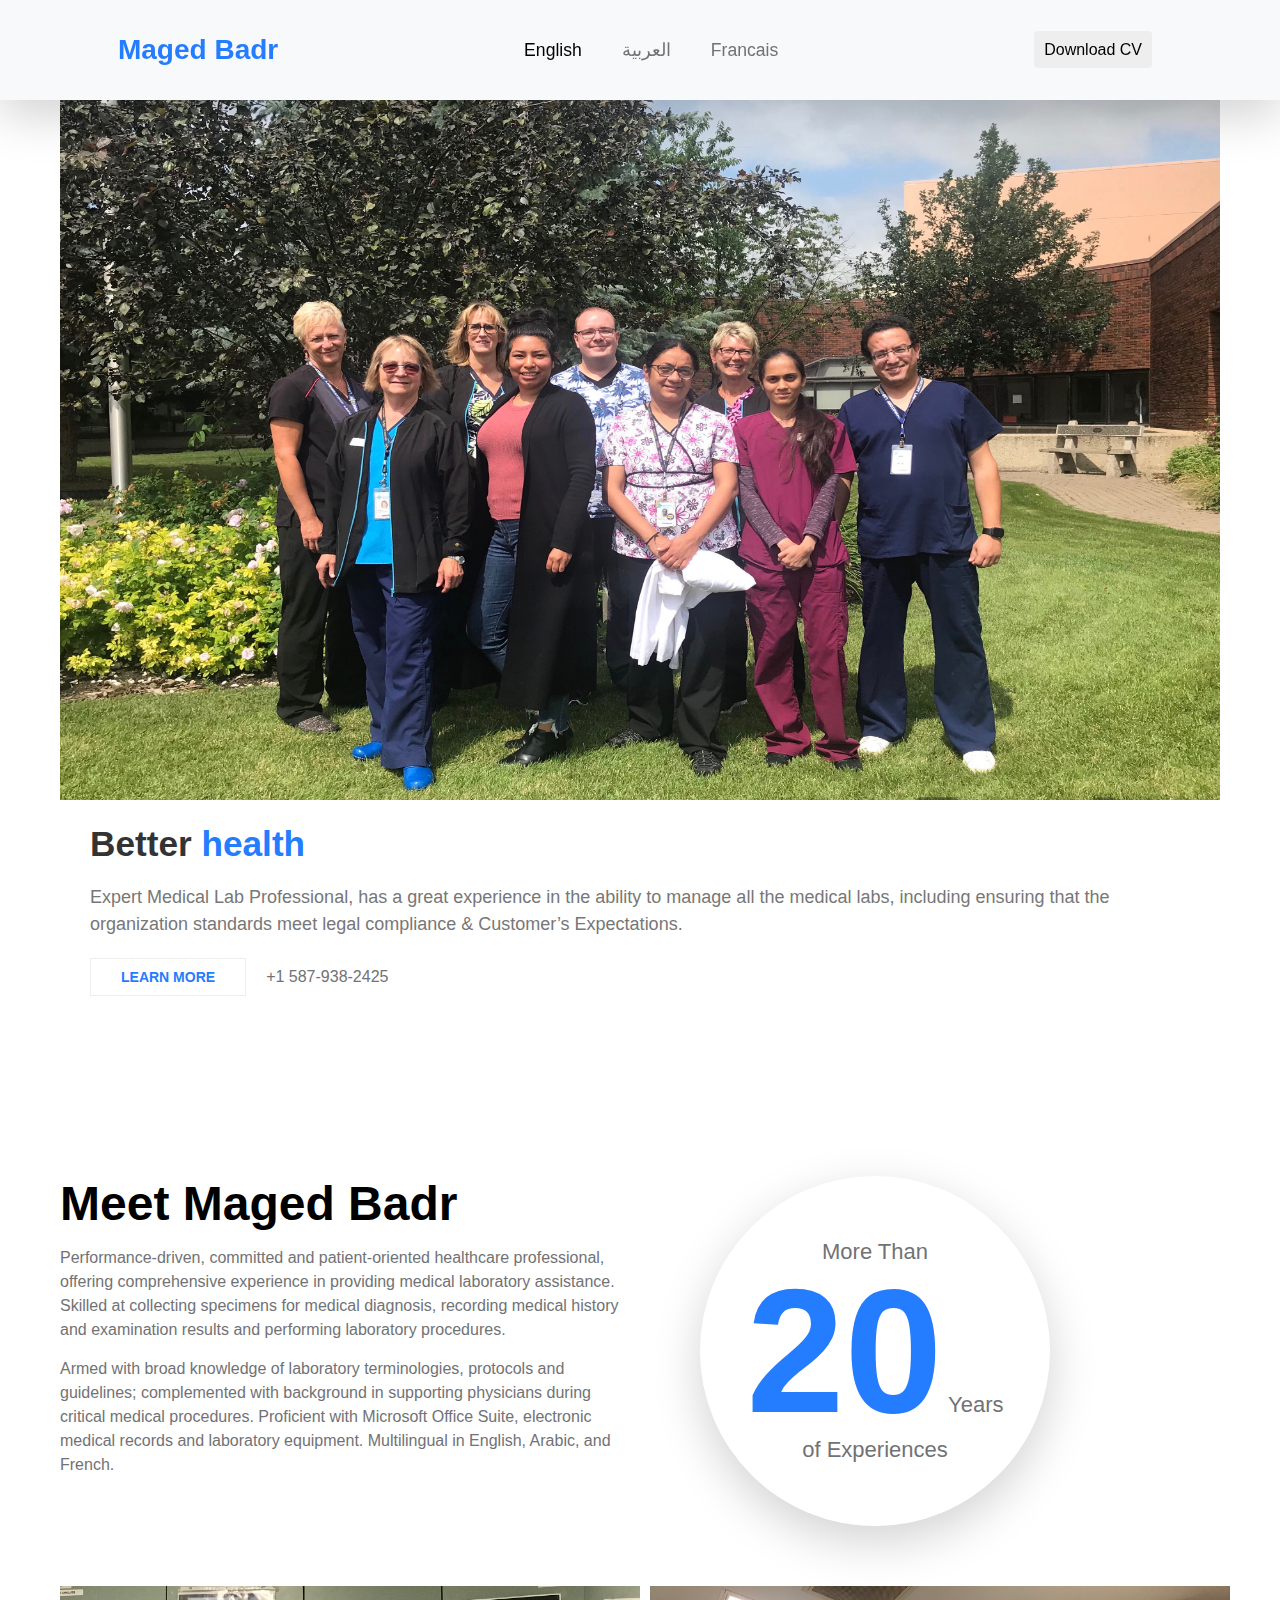
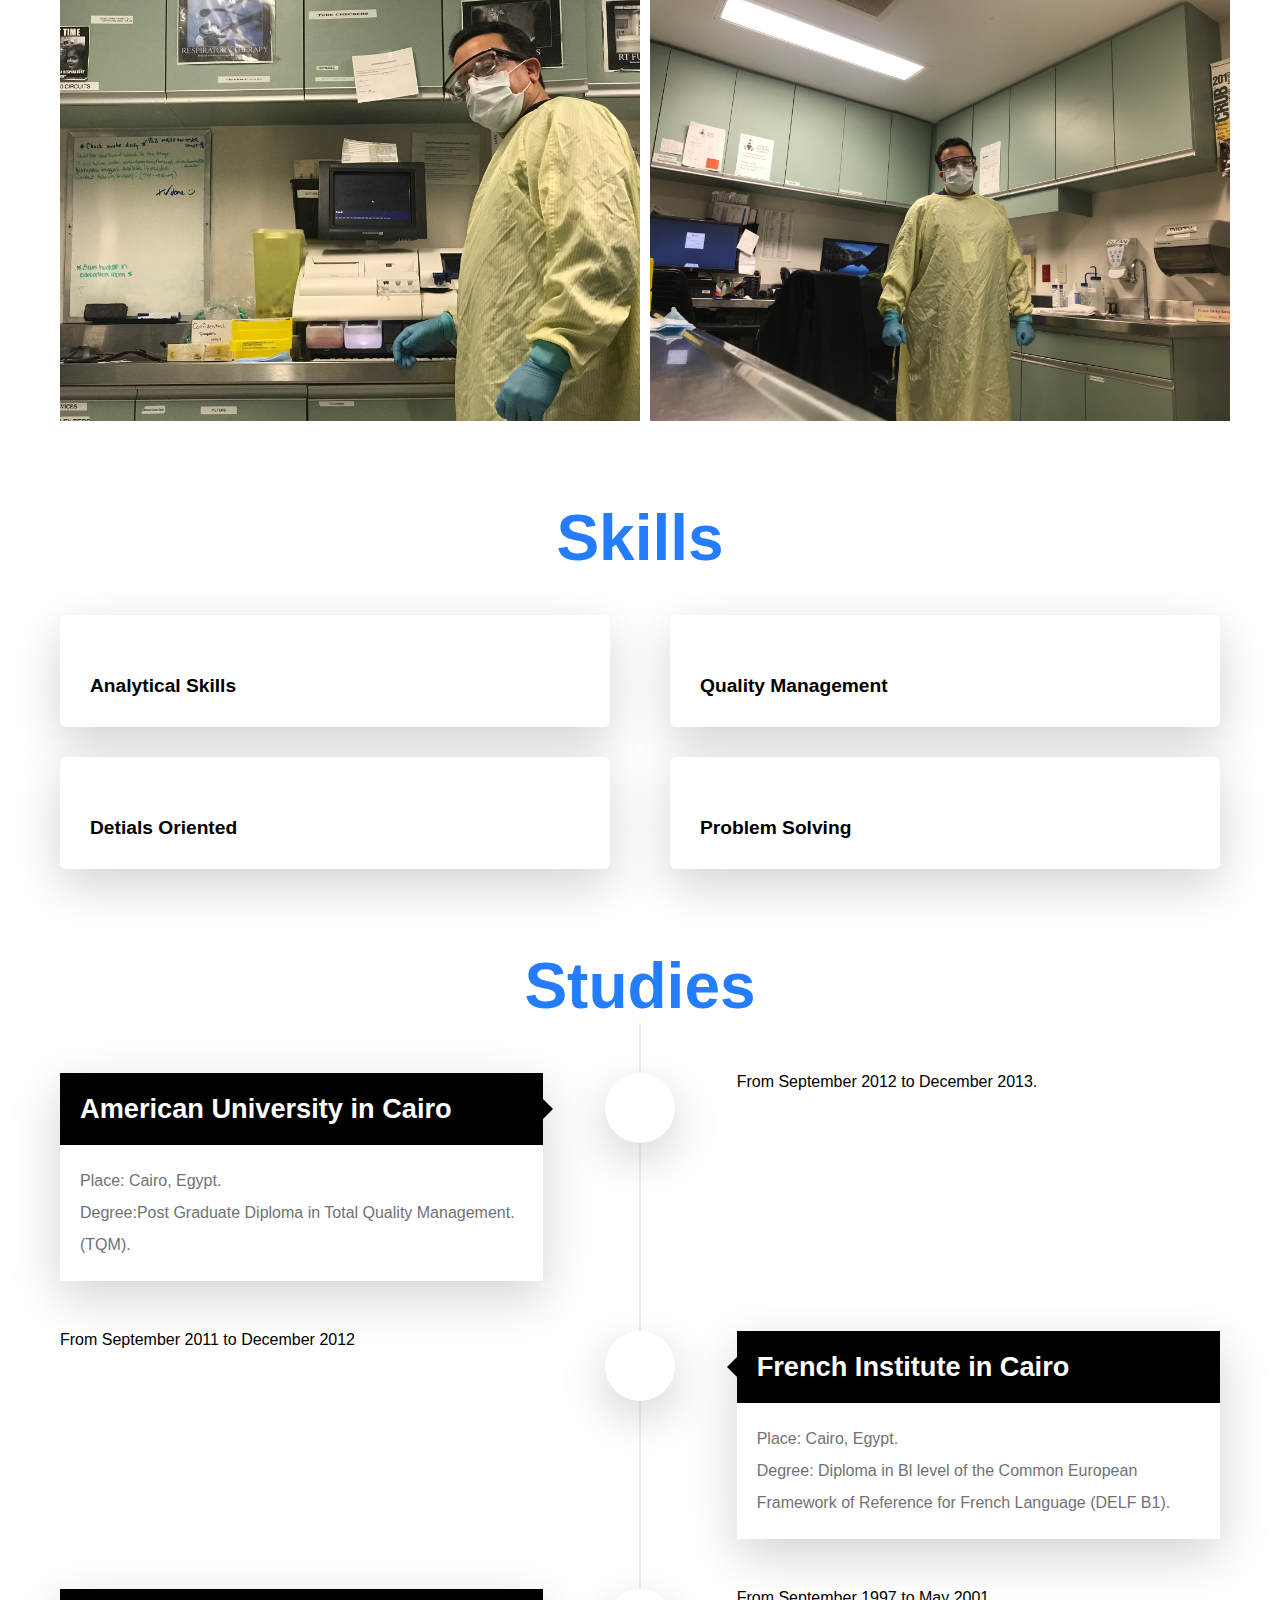
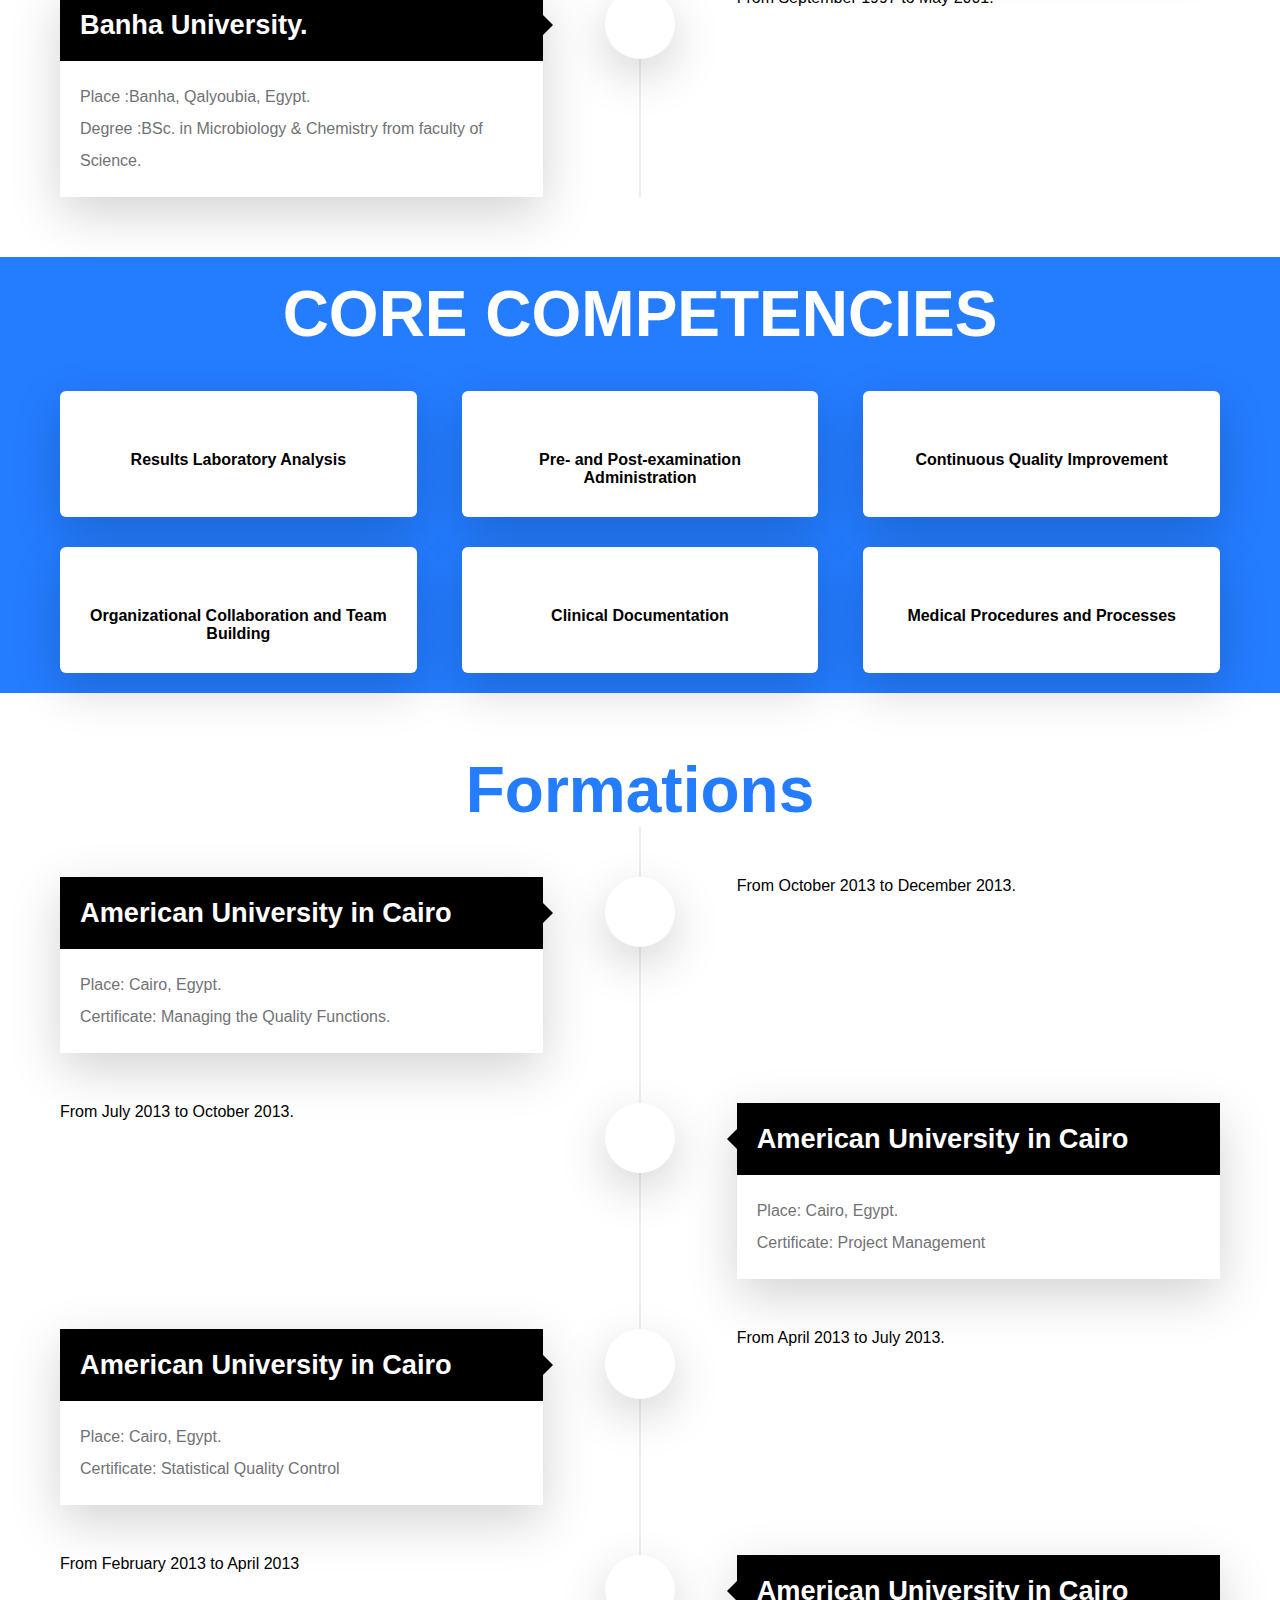
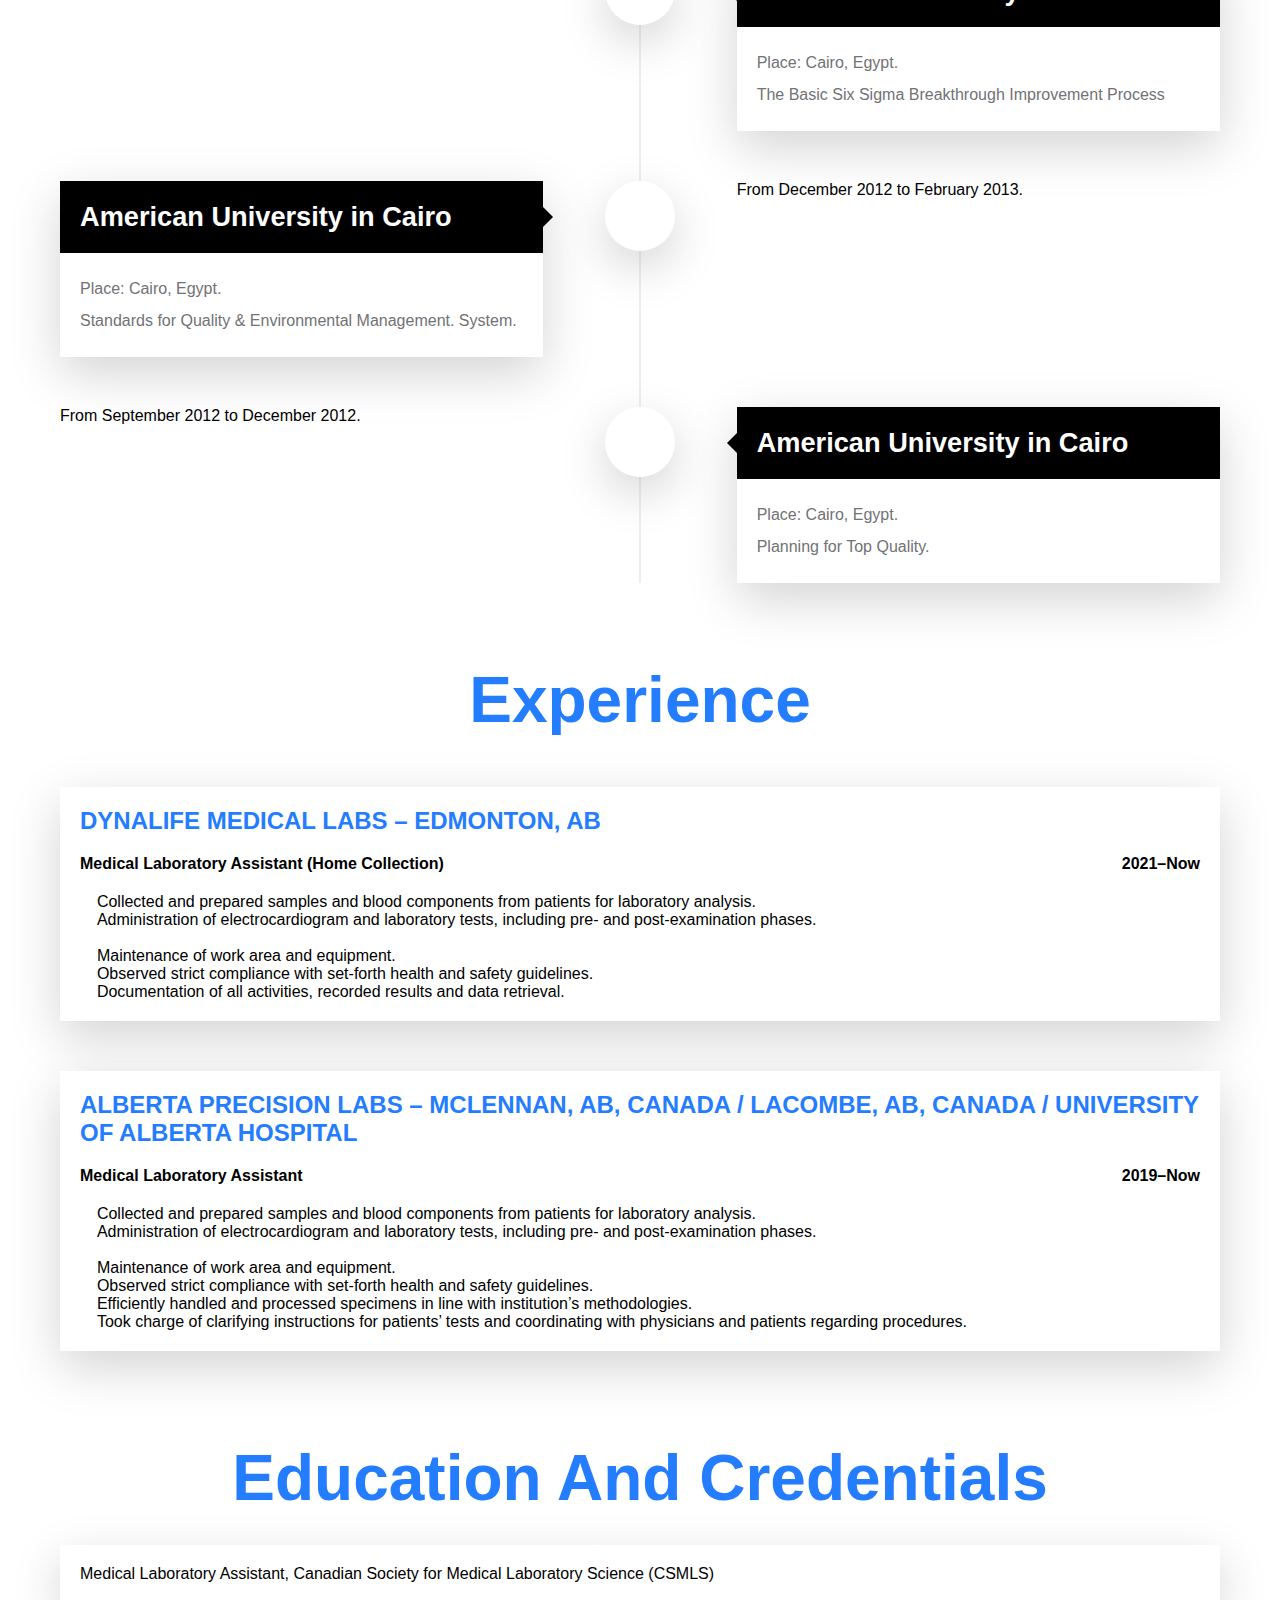
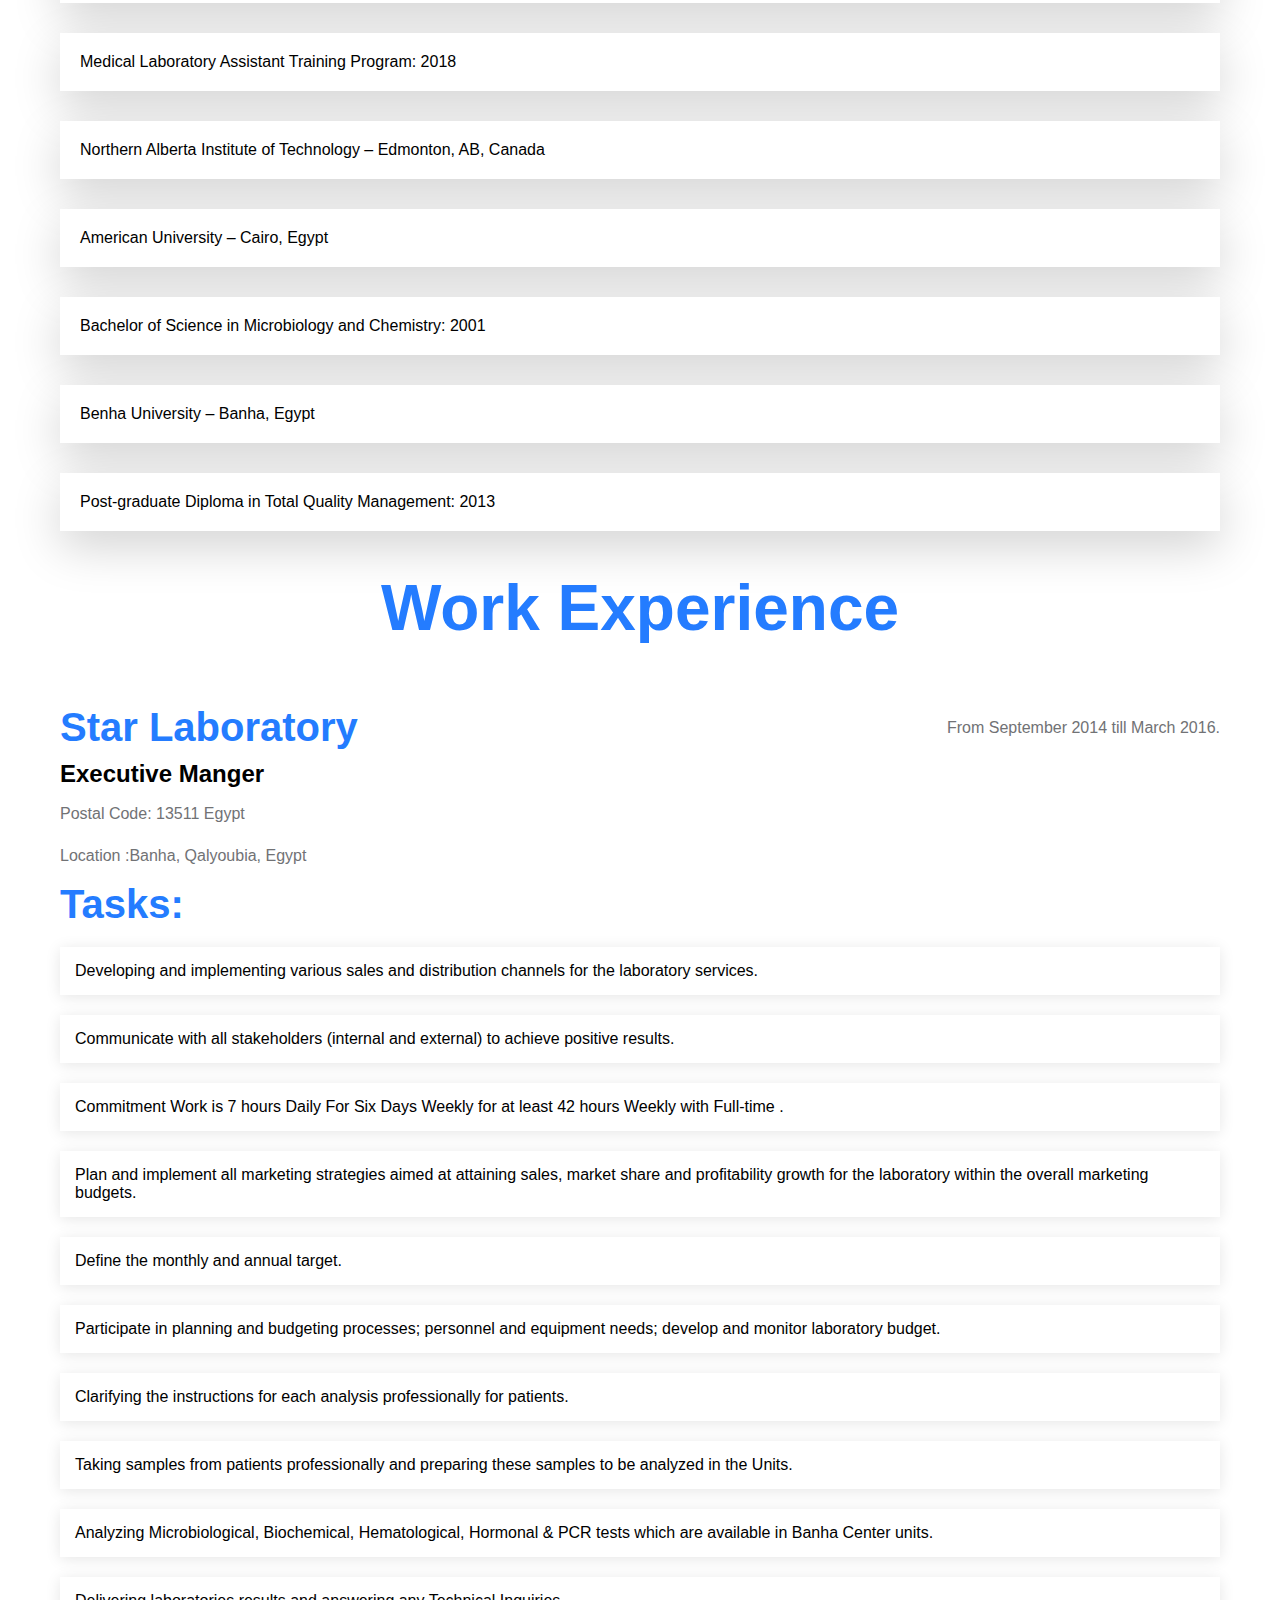
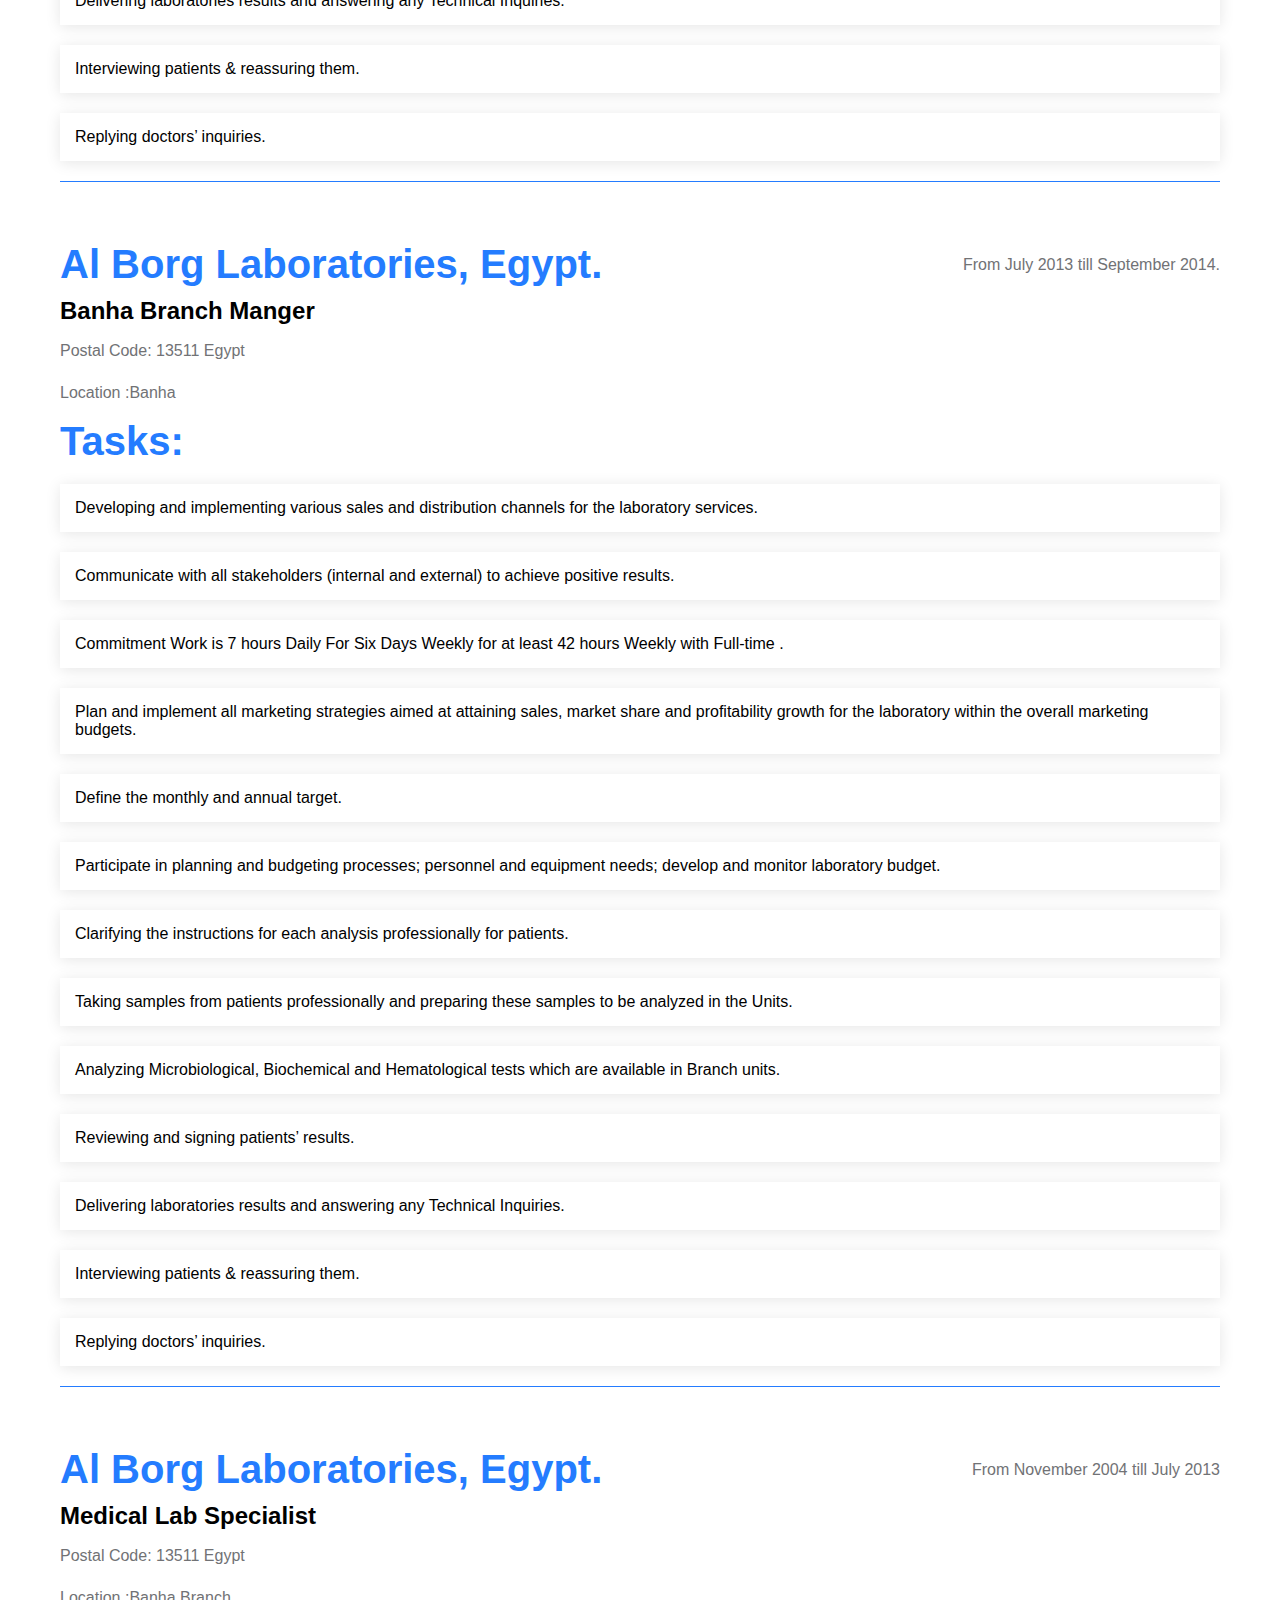
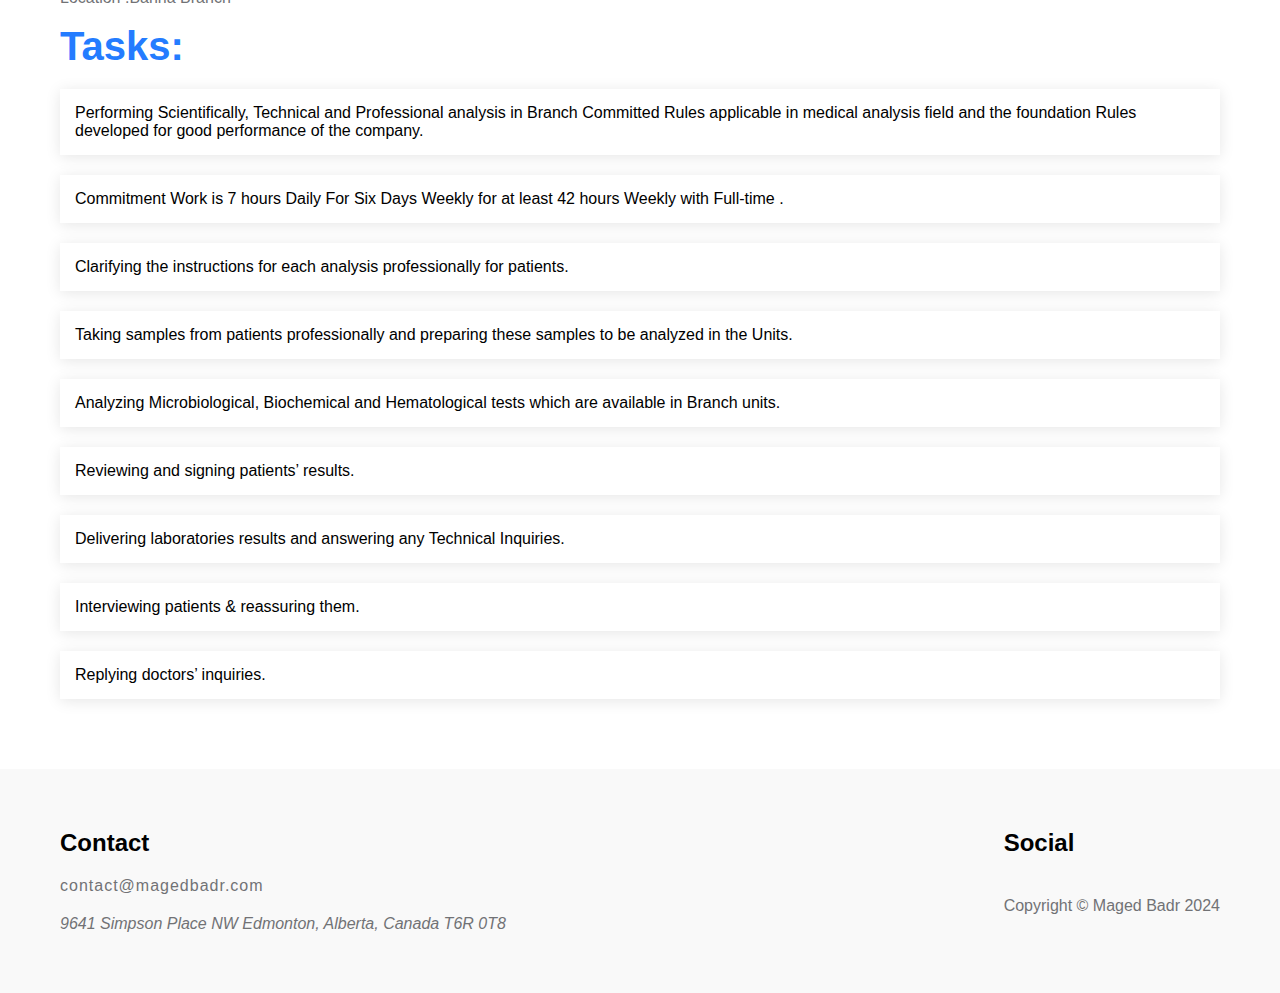
<file: index.html>
<!DOCTYPE html>
<html lang="en">
<head>
    <meta charset="UTF-8">
    <meta name="viewport" content="width=device-width, initial-scale=1.0">
    <title>Maged Mohamed</title>
    <meta name="description" content="Professional Medical Analysis Specialist (Chemist), has a great experience in the ability to manage all the medical">
    <link rel="stylesheet" href="css/main.css">
    <link rel="stylesheet" href="https://cdnjs.cloudflare.com/ajax/libs/font-awesome/6.5.1/css/all.min.css" integrity="sha512-DTOQO9RWCH3ppGqcWaEA1BIZOC6xxalwEsw9c2QQeAIftl+Vegovlnee1c9QX4TctnWMn13TZye+giMm8e2LwA==" crossorigin="anonymous" referrerpolicy="no-referrer" />
</head>
<body lang="en">
    <div class="mouse">
        <div class="small"></div>
        <div class="big"></div>
    </div>
    <!-- Start Header -->
    <header>
        <a href="#" class="logo">
            <span>Maged Badr</span>
        </a>
        <ul class="links">
            <a href="/" class="active">
                <li>English</li>
            </a>
            <a href="/ar">
                <li>العربية</li>
            </a>
            <a href="/fr">
                <li>Francais</li>
            </a>
        </ul>
        <div >
            <a href="imgs/Maged Badr CV.pdf" class="download" download>Download CV</a>
        </div>
    </header>
    <!-- End Header -->
    <!-- Start Welcome -->
    <section class="welcome" id="welcome">
        <div class="holder">
            <img src="imgs/welcome-3.jpeg" alt="Welcome Img">
            <div class="text">
                <h2>Better <span>health</span></h2>
                <p>
                    Expert Medical Lab Professional, has a great experience in the ability to manage all the medical labs, including ensuring that the organization standards meet legal compliance & Customer’s Expectations.
                </p>
                <div>
                    <a href="#meet" data-work="Learn More" class="learn">Learn More</a>
                    <div>
                        <i class="fa-solid fa-mobile-screen"></i>
                        <span>+1 587-938-2425</span>
                    </div>
                </div>
            </div>
        </div>
    </section>
    <!-- End Welcome -->
    <!-- Start Meet -->
    <section class="meet " id="meet">
        <div class="text">
            <h3>Meet Maged Badr</h3>
            <p>Performance-driven, committed and patient-oriented healthcare professional, offering comprehensive experience in providing medical laboratory assistance. Skilled at collecting specimens for medical diagnosis, recording medical history and examination results and performing laboratory procedures.</p>
            <p> Armed with broad knowledge of laboratory terminologies, protocols and guidelines; complemented with background in supporting physicians during critical medical procedures. Proficient with Microsoft Office Suite, electronic medical records and laboratory equipment. Multilingual in English, Arabic, and French.</p>    
        </div>
        <div class="years">
            <p>
                More Than <br>
                <span>20</span> 
                Years <br>of Experiences
            </p>
        </div>
        <div class="img">
            <img src="imgs/meet-1.jpeg" alt="MEET 1">
            <img src="imgs/meet-2.jpeg" alt="MEET 2">
        </div>
    </section>
    <!-- End Meet -->
    <!-- Start Skills -->
    <section class="skills">
        <h2>Skills</h2>
        <div class="cards">
            <div class="card">
                <i class="fa-solid fa-globe"></i>
                <h4>Analytical Skills</h4>
            </div>
            <div class="card">
                <i class="fa-solid fa-magnifying-glass"></i>
                <h4>Quality Management</h4>
            </div>
            <div class="card">
                <i class="fa-regular fa-images"></i>
                <h4>Detials Oriented</h4>
            </div>
            <div class="card">
                <i class="fa-brands fa-microsoft"></i>
                <h4>Problem Solving</h4>
            </div>
        </div>
    </section>
    <!-- End Skills -->
    <!-- Start Studies -->
    <section class="timeline">
        <h2>Studies</h2>
        <div class="parts">
            <div class="part">
                <div class="text">
                    <h3 class="left">American University in Cairo</h3>
                    <p>Place: Cairo, Egypt. <br>
                        Degree:Post Graduate Diploma in Total Quality Management. (TQM).</p>
                </div>
                <div class="icon">
                    <i class="fa-solid fa-building-columns"></i>
                </div>
                <span class="date">From September 2012 to December 2013.</span>
            </div>
            <div class="part ">
                <div class="text">
                    <h3 class="right">French Institute in Cairo</h3>
                    <p>Place: Cairo, Egypt. <br> Degree: Diploma in Bl level of the Common European Framework of Reference for French Language (DELF B1).</p>
                </div>
                <div class="icon">
                    <i class="fa-solid fa-building-flag"></i>
                </div>
                <span class="date">From September 2011 to December 2012</span>
            </div>
            <div class="part">
                <div class="text">
                    <h3>Banha University.</h3>
                    <p>Place :Banha, Qalyoubia, Egypt. <br>
                        Degree :BSc. in Microbiology & Chemistry from faculty of Science.</p>
                </div>
                <div class="icon">
                    <i class="fa-solid fa-graduation-cap"></i>
                </div>
                <span class="date">From September 1997 to May 2001.</span>
            </div>
        </div>
    </section>
    <!-- End Studies -->
    <!-- Start cores -->
    <section class="skills cores">
        <h2>CORE COMPETENCIES</h2>
        <div class="cards">
            <div class="card">
                <i class="fa-solid fa-magnifying-glass-chart"></i>
                <h4>Results Laboratory Analysis</h4>
            </div>
            <div class="card">
                <i class="fa-solid fa-user-tie"></i>
                <h4>Pre- and Post-examination Administration</h4>
            </div>
            <div class="card">
                <i class="fa-solid fa-star"></i>
                <h4>Continuous Quality Improvement</h4>
            </div>
            <div class="card">
                <i class="fa-solid fa-people-group"></i>
                <h4>Organizational Collaboration and Team Building</h4>
            </div>
            <div class="card">
                <i class="fa-brands fa-critical-role"></i>
                <h4>Clinical Documentation</h4>
            </div>
            <div class="card">
                <i class="fa-solid fa-notes-medical"></i>
                <h4>Medical Procedures and Processes</h4>
            </div>
        </div>
    </section>
    <!-- End cores -->
    <!-- Start formation -->
    <section class="timeline">
        <h2>Formations</h2>
        <div class="parts">
            <div class="part">
                <div class="text">
                    <h3 class="left">American University in Cairo</h3>
                    <p>Place: Cairo, Egypt. <br>Certificate: Managing the Quality Functions.</p>
                </div>
                <div class="icon">
                    <i class="fa-solid fa-school-flag"></i>
                </div>
                <span class="date">From October 2013 to December 2013.</span>
            </div>
            <div class="part">
                <div class="text">
                    <h3 class="right">American University in Cairo</h3>
                    <p>Place: Cairo, Egypt. <br> Certificate: Project Management</p>
                </div>
                <div class="icon">
                    <i class="fa-solid fa-graduation-cap"></i>
                </div>
                <span class="date">From July 2013 to October 2013.</span>
            </div>
            <div class="part">
                <div class="text">
                    <h3 class="left">American University in Cairo</h3>
                    <p>Place: Cairo, Egypt. <br>Certificate: Statistical Quality Control</p>
                </div>
                <div class="icon">
                    <i class="fa-solid fa-building-columns"></i>
                </div>
                <span class="date">From April 2013 to July 2013.</span>
            </div>
            <div class="part">
                <div class="text">
                    <h3 class="right">American University in Cairo</h3>
                    <p>Place: Cairo, Egypt. <br> The Basic Six Sigma Breakthrough Improvement Process</p>
                </div>
                <div class="icon">
                    <i class="fa-brands fa-google-scholar"></i>
                </div>
                <span class="date">From February 2013 to April 2013</span>
            </div>
            <div class="part">
                <div class="text">
                    <h3 class="right">American University in Cairo</h3>
                    <p>Place: Cairo, Egypt. <br> Standards for Quality & Environmental Management. System.</p>
                </div>
                <div class="icon">
                    <i class="fa-solid fa-certificate"></i>
                </div>
                <span class="date">From December 2012 to February 2013.</span>
            </div>
            <div class="part">
                <div class="text">
                    <h3 class="right">American University in Cairo</h3>
                    <p>Place: Cairo, Egypt. <br> Planning for Top Quality.</p>
                </div>
                <div class="icon">
                    <i class="fa-solid fa-earth-americas"></i>
                </div>
                <span class="date">From September 2012 to December 2012.</span>
            </div>
        </div>
    </section>
    <!-- End formation -->
    <!-- Start EXPERIENCE -->
    <section class="experience">
        <h2>Experience</h2>
        <div class="work">
            <h3>DYNALIFE MEDICAL LABS – EDMONTON, AB</h3>
            <div class="title">
                <h4>Medical Laboratory Assistant (Home Collection)</h4>
                <span class="date">2021–Now</span>
            </div>
            <ul>
                <li>
                    Collected and prepared samples and blood components from patients for laboratory analysis.
                </li>
                <li>
                    Administration of electrocardiogram and laboratory tests, including pre- and post-examination phases.
                </li>
                <li>
                </li>
                <li>
                    Maintenance of work area and equipment.
                </li>
                <li>
                    Observed strict compliance with set-forth health and safety guidelines.
                </li>
                <li>
                    
                    Documentation of all activities, recorded results and data retrieval.
                </li>
            </ul>
        </div>
        <div class="work">
            <h3>ALBERTA PRECISION LABS – MCLENNAN, AB, CANADA / LACOMBE, AB, CANADA / UNIVERSITY OF ALBERTA HOSPITAL</h3>
            <div class="title">
                <h4>Medical Laboratory Assistant</h4>
                <span class="date">2019–Now</span>
            </div>
            <ul>
                <li>
                    Collected and prepared samples and blood components from patients for laboratory analysis.
                </li>
                <li>
                    Administration of electrocardiogram and laboratory tests, including pre- and post-examination phases.
                </li>
                <li>
                </li>
                <li>
                    Maintenance of work area and equipment.
                </li>
                <li>
                    Observed strict compliance with set-forth health and safety guidelines.
                </li>
                <li>
                    Efficiently handled and processed specimens in line with institution’s methodologies.
                </li>
                <li>
                    Took charge of clarifying instructions for patients’ tests and coordinating with physicians and patients regarding procedures.
                </li>
            </ul>
        </div>
    </section>
    <!-- End EXPERIENCE -->
    <!-- Start EDU -->
    <section class="edu">
        <h2>Education And Credentials</h2>
        <ul>
            <li>
                Medical Laboratory Assistant, Canadian Society for Medical Laboratory Science (CSMLS)
            </li>
            <li>
                Medical Laboratory Assistant Training Program: 2018
            </li>
            <li>
                Northern Alberta Institute of Technology – Edmonton, AB, Canada
            </li>
            <li>
                American University – Cairo, Egypt
                
            </li>
            <li>
                Bachelor of Science in Microbiology and Chemistry: 2001
            </li>
            <li>
                Benha University – Banha, Egypt
            </li>
            <li>
                Post-graduate Diploma in Total Quality Management: 2013
            </li>
        </ul>
    </section>
    <!-- End EDU -->
    <!-- Start Work -->
    <section class="work">
        <h2>Work Experience</h2>
        <div class="box">
            <div class="title">
                <h3>Star Laboratory</h3>
                <span>From September 2014 till March 2016.</span>
            </div>
            <div class="title">
                <h4>Executive Manger</h4>
                <a href="https://www.star-laboratory.com" target="_blank">
                    <i class="fa-solid fa-globe"></i>
                </a>
            </div>
            <p>Postal Code: 13511 Egypt</p>
            <p>Location :Banha, Qalyoubia, Egypt</p>
            <h4>Tasks:</h4>
            <ul>
                <li>Developing and implementing various sales and distribution channels for the laboratory services.
                </li>
                <li>Communicate with all stakeholders (internal and external) to achieve positive results.</li>
                <li>
                    Commitment Work is 7 hours Daily For Six Days Weekly for at least 42 hours Weekly with Full-time .
                </li>
                <li>
                    Plan and implement all marketing strategies aimed at attaining sales, market share and profitability growth for the laboratory within the overall marketing budgets.
                </li>
                <li>
                    Define the monthly and annual target.
                </li>
                <li>
                    Participate in planning and budgeting processes; personnel and equipment needs; develop and monitor laboratory budget.
                </li>
                <li>
                    Clarifying the instructions for each analysis professionally for patients.
                </li>
                <li>
                    Taking samples from patients professionally and preparing these samples to be analyzed in the Units.
                </li>
                <li>
                    Analyzing Microbiological, Biochemical, Hematological, Hormonal & PCR tests which are available in Banha Center units. 
                </li>
                <li>
                    Delivering laboratories results and answering any Technical Inquiries.
                </li>
                <li>
                    Interviewing patients & reassuring them.
                </li>
                <li>
                    Replying doctors’ inquiries.
                </li>
            </ul>
        </div>
        <div class="box">
            <div class="title">
                <h3>Al Borg Laboratories, Egypt.</h3>
                <span>From July 2013 till September 2014.</span>
            </div>
            <div class="title">
                <h4>Banha Branch Manger</h4>
                <a href="https://www.alborglab.com" target="_blank">
                    <i class="fa-solid fa-globe"></i>
                </a>
            </div>
            <p>Postal Code: 13511 Egypt</p>
            <p>Location :Banha</p>
            <h4>Tasks:</h4>
            <ul>
                
                <li>
                    Developing and implementing various sales and distribution channels for the laboratory services.
                </li>
                <li>
                    Communicate with all stakeholders (internal and external) to achieve positive results.
                </li>
                <li>
                    Commitment Work is 7 hours Daily For Six Days Weekly for at least 42 hours Weekly with Full-time .
                </li>
                <li>
                    Plan and implement all marketing strategies aimed at attaining sales, market share and profitability growth for the laboratory within the overall marketing budgets.
                </li>
                <li>
                    Define the monthly and annual target.
                </li>
                <li>
                    Participate in planning and budgeting processes; personnel and equipment needs; develop and monitor laboratory budget.
                </li>
                <li>
                    Clarifying the instructions for each analysis professionally for patients.
                </li>
                <li>
                    Taking samples from patients professionally and preparing these samples to be analyzed in the Units.
                </li>
                <li>
                    Analyzing Microbiological, Biochemical and Hematological tests which are available in Branch units.
                </li>
                <li>
                    Reviewing and signing patients’ results.
                </li>
                <li>
                    Delivering laboratories results and answering any Technical Inquiries.
                </li>
                <li>
                    Interviewing patients & reassuring them.
                </li>
                <li>
                    Replying doctors’ inquiries.
                </li>
            </ul>
        </div>
        <div class="box">
            <div class="title">
                <h3>Al Borg Laboratories, Egypt.</h3>
                <span>From November 2004 till July 2013</span>
            </div>
            <div class="title">
                <h4>Medical Lab Specialist</h4>
                <a href="https://www.alborglab.com" target="_blank">
                    <i class="fa-solid fa-globe"></i>
                </a>
            </div>
            <p>Postal Code: 13511 Egypt</p>
            <p>Location :Banha Branch</p>
            <h4>Tasks:</h4>
            <ul>
                <li>Performing Scientifically, Technical and Professional analysis in Branch Committed Rules applicable in medical analysis field and the foundation Rules developed for good performance of the company.</li>
                <li>Commitment Work is 7 hours Daily For Six Days Weekly for at least 42 hours Weekly with Full-time .</li>
                <li>Clarifying the instructions for each analysis professionally for patients.</li>
                <li>Taking samples from patients professionally and preparing these samples to be analyzed in the Units.</li>
                <li> Analyzing Microbiological, Biochemical and Hematological tests which are available in Branch units.</li>
                <li>Reviewing and signing patients’ results.</li>
                <li>Delivering laboratories results and answering any Technical Inquiries.</li>
                <li>Interviewing patients & reassuring them.</li>
                <li>Replying doctors’ inquiries.</li>
            </ul>
        </div>
    </section>
    <!-- End Work -->
    <!-- Start Footer -->
    <footer>

        <div class="clinic">
            <h3>Contact</h3>
            <a href="mailtocontact@magedbadr.com">contact@magedbadr.com</a>
            <address>
                9641
                Simpson Place NW
                Edmonton, Alberta, Canada
                T6R 0T8
            </address>
        </div>
        <div class="social">
            <h3>Social</h3>
            <ul>
                <li>
                    <a href="https://www.facebook.com/maged.badr2">
                        <i class="fa-brands fa-facebook"></i>
                    </a>
                </li>
                <li>
                    <a href="https://www.linkedin.com/in/maged-badr-13307361">
                        <i class="fa-brands fa-linkedin"></i>
                    </a>
                </li>
                <li>
                    <a href="https://twitter.com/MagedBadr">
                        <i class="fa-brands fa-twitter"></i>
                    </a>
                </li>
            </ul>
            <p>Copyright © Maged Badr 2024</p>
        </div>
    </footer>
    <!-- End Footer -->
    <script src="js/main.js"></script>
</body>
</html>
</file>
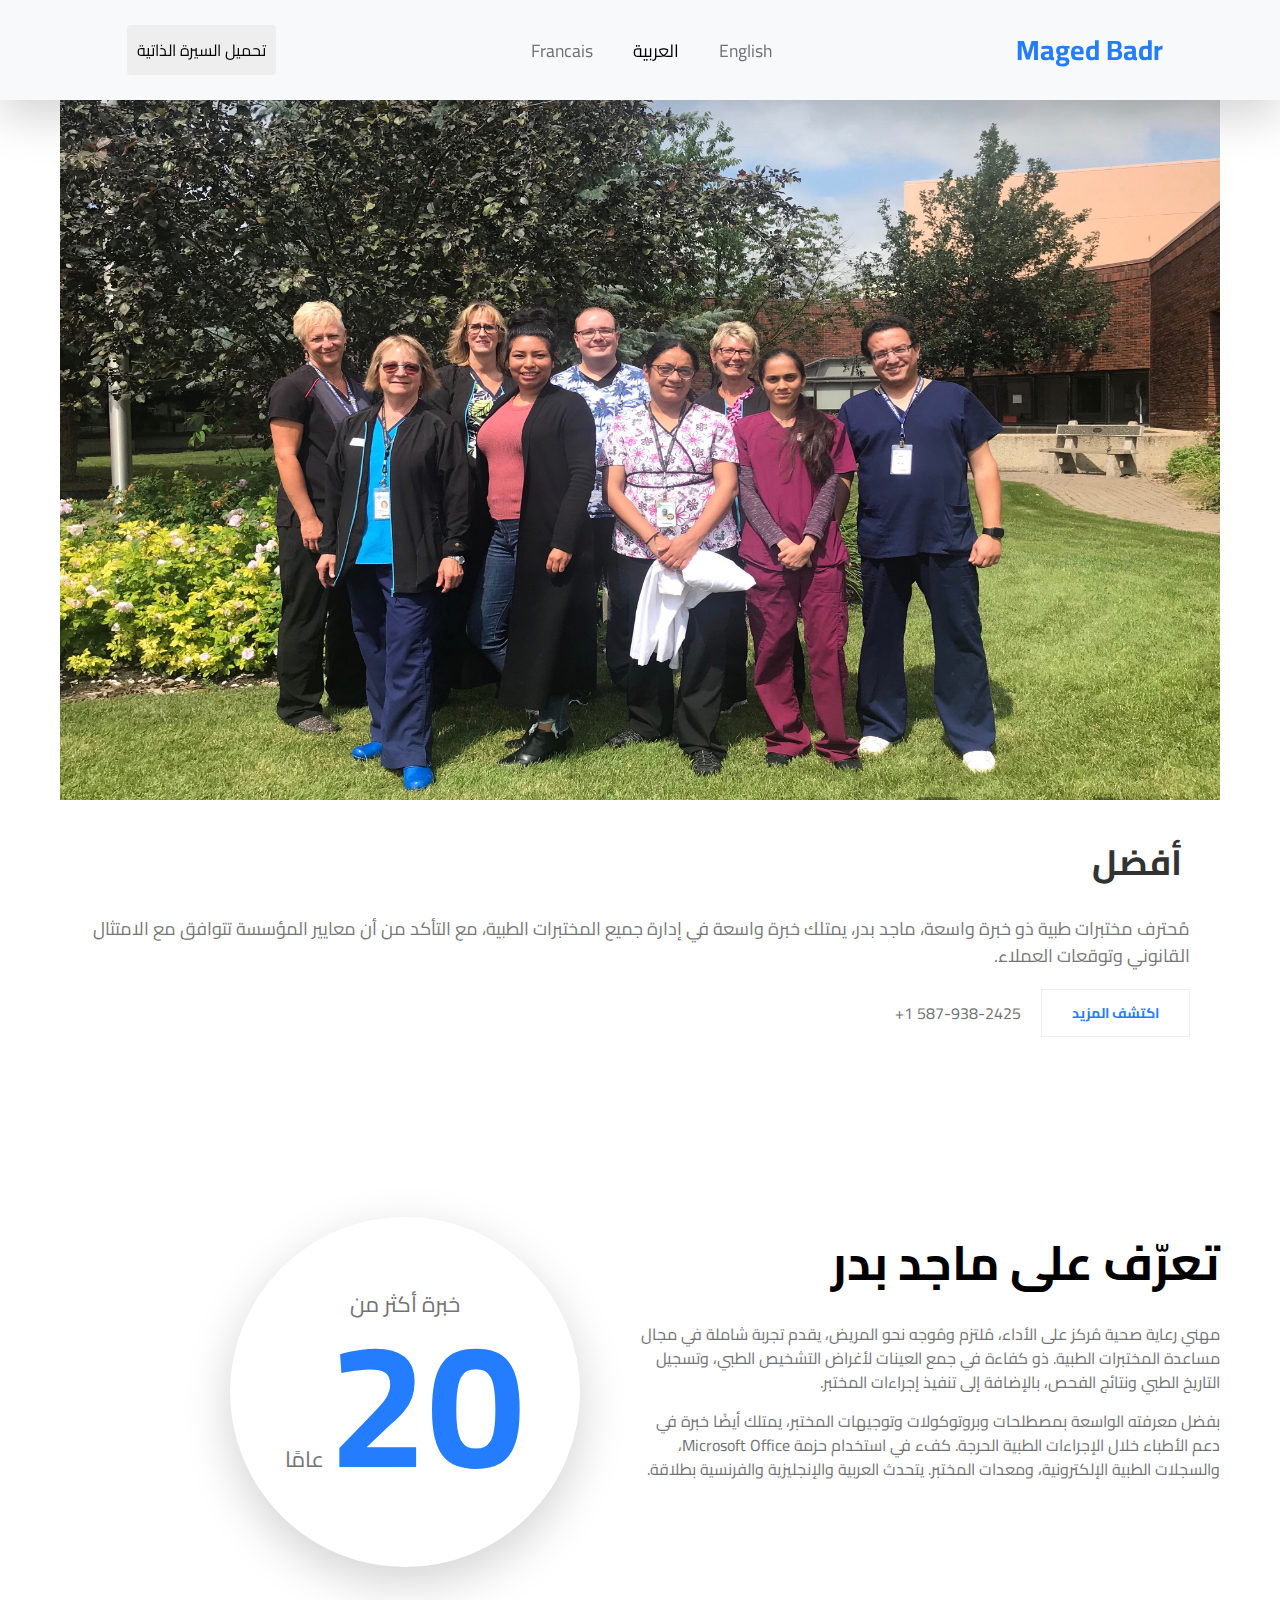
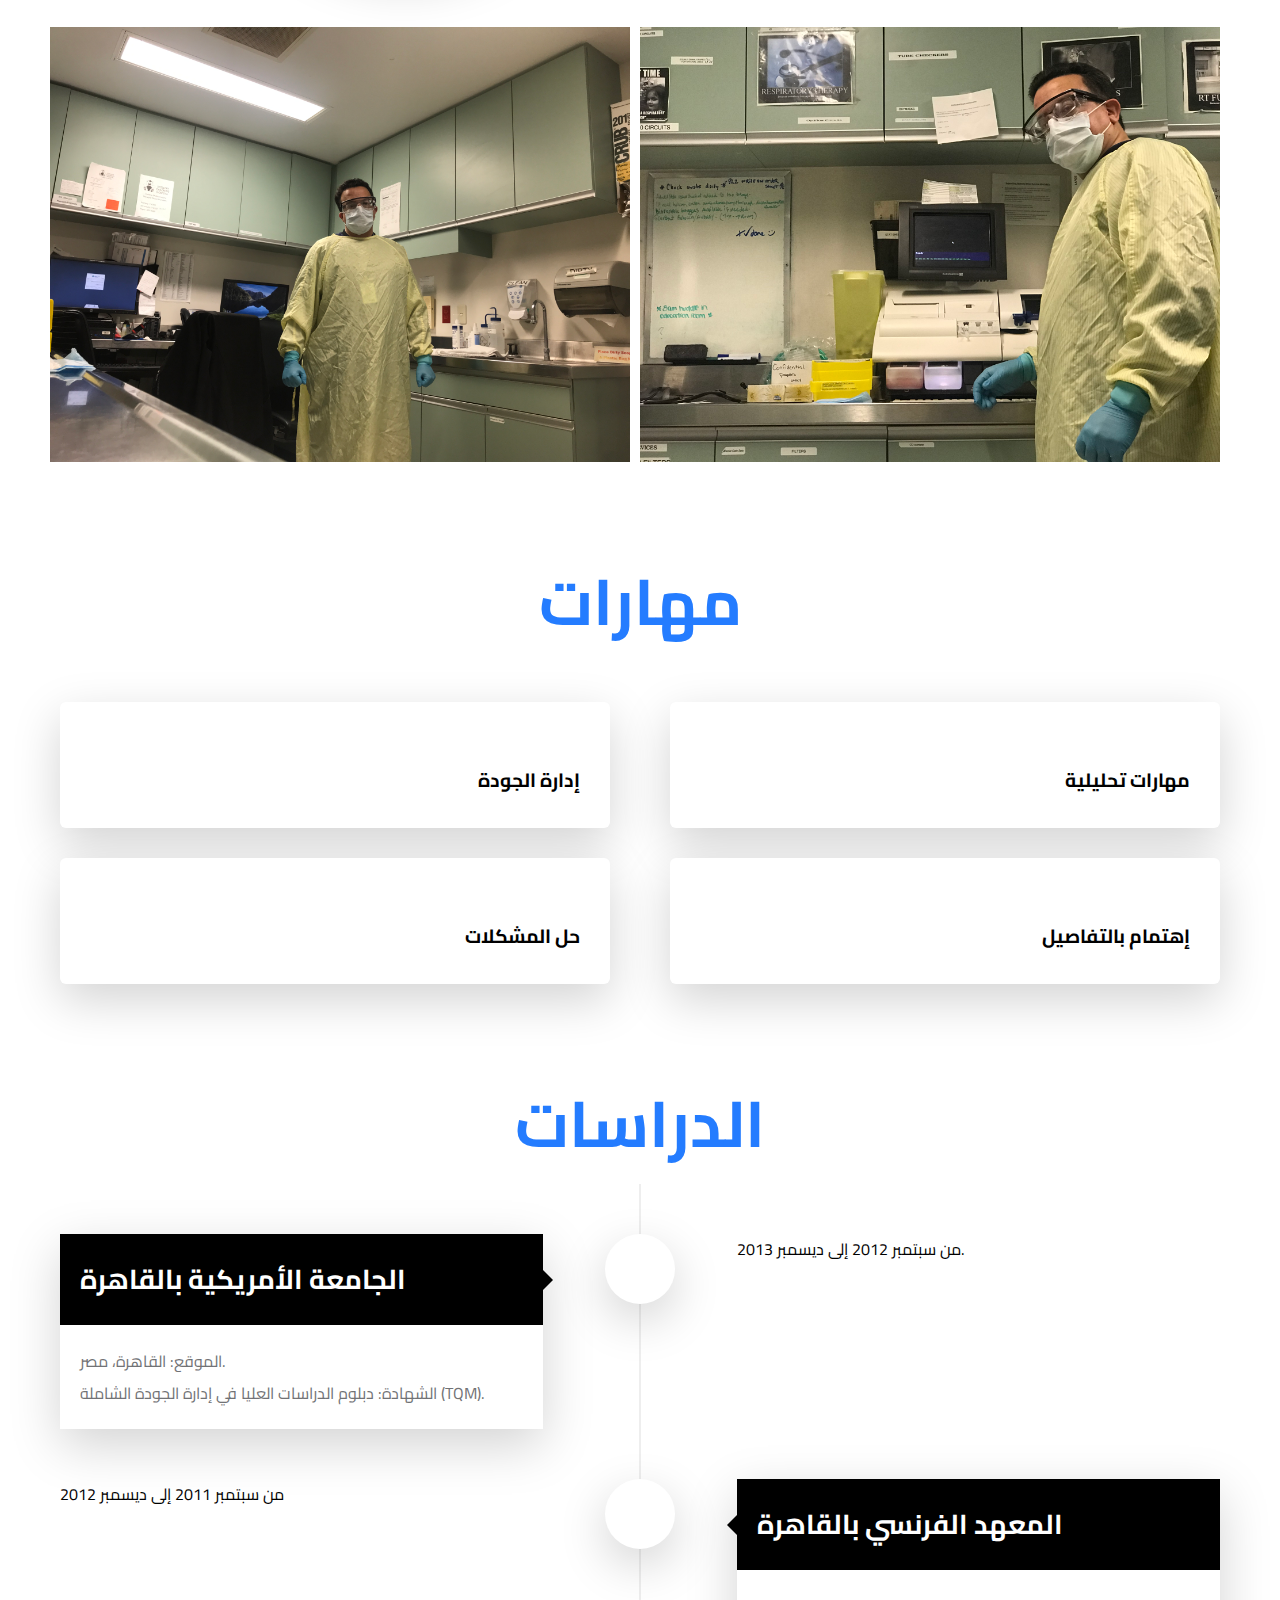
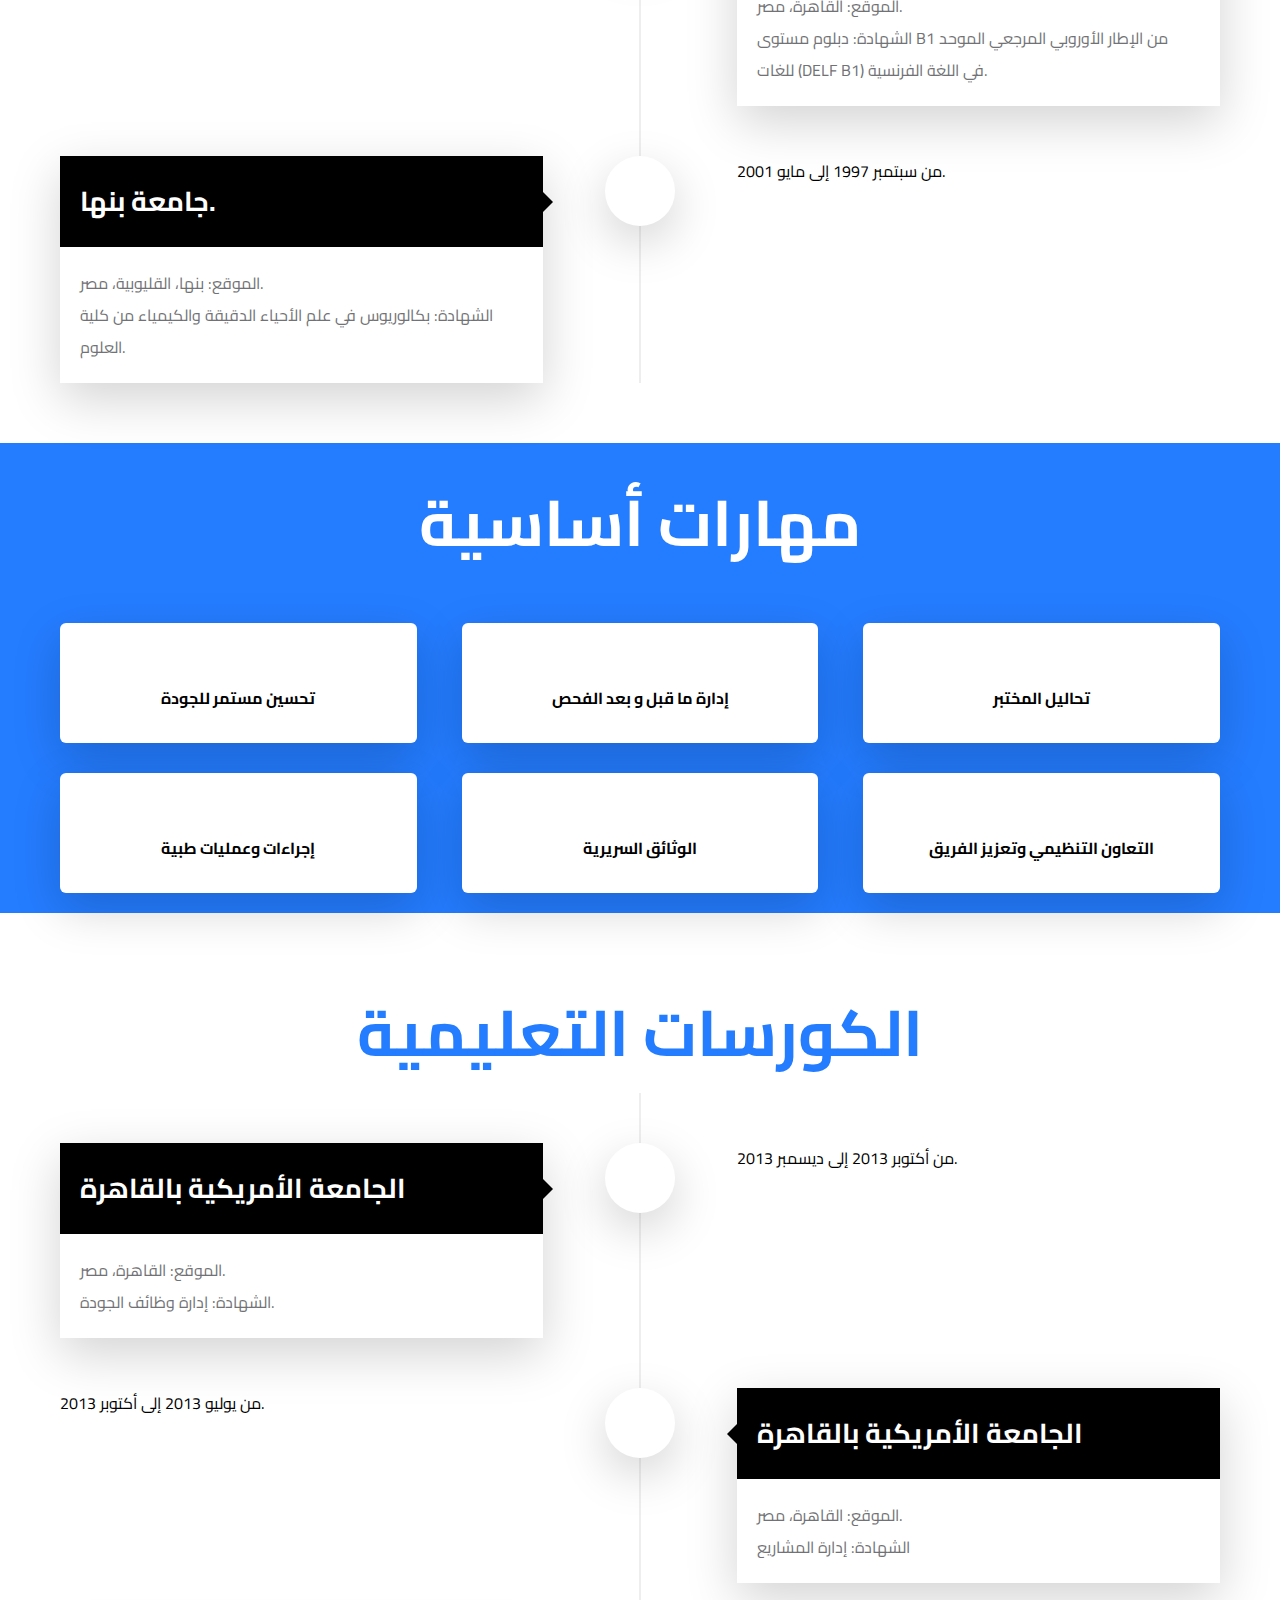
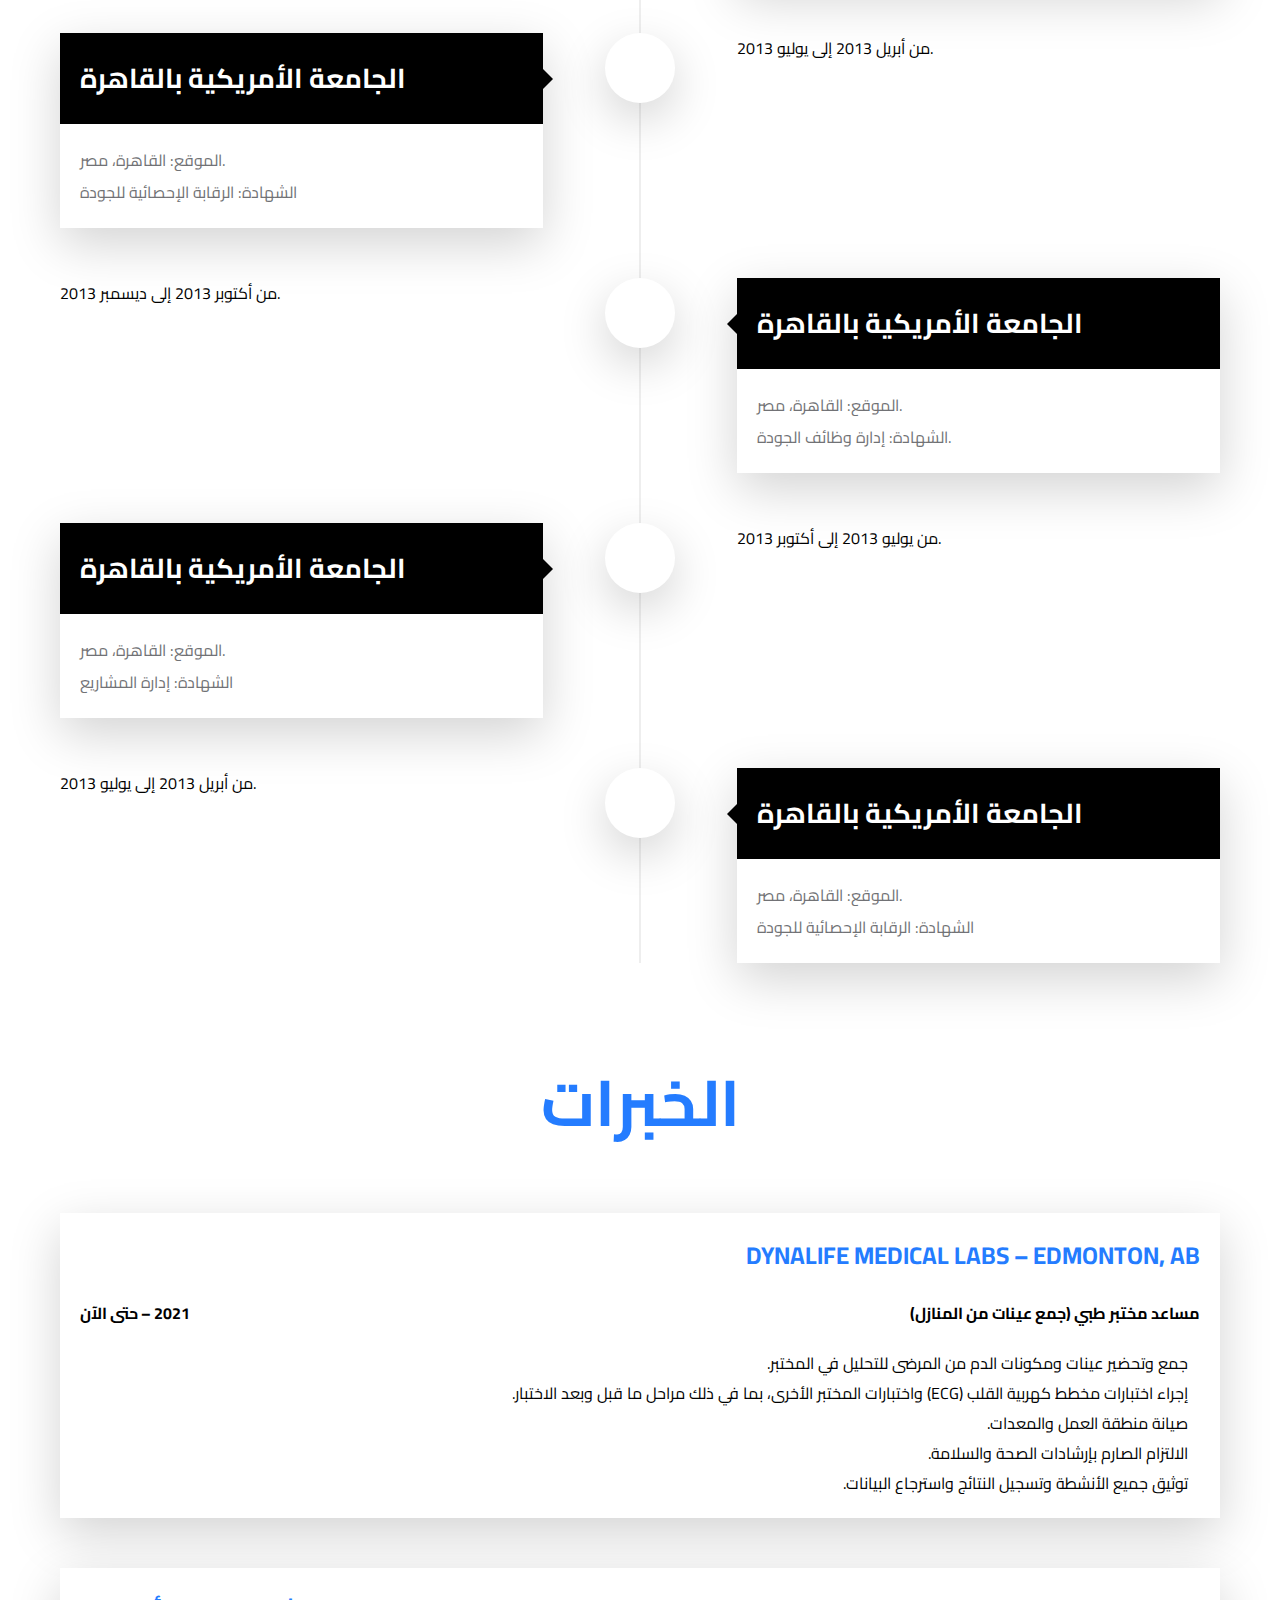
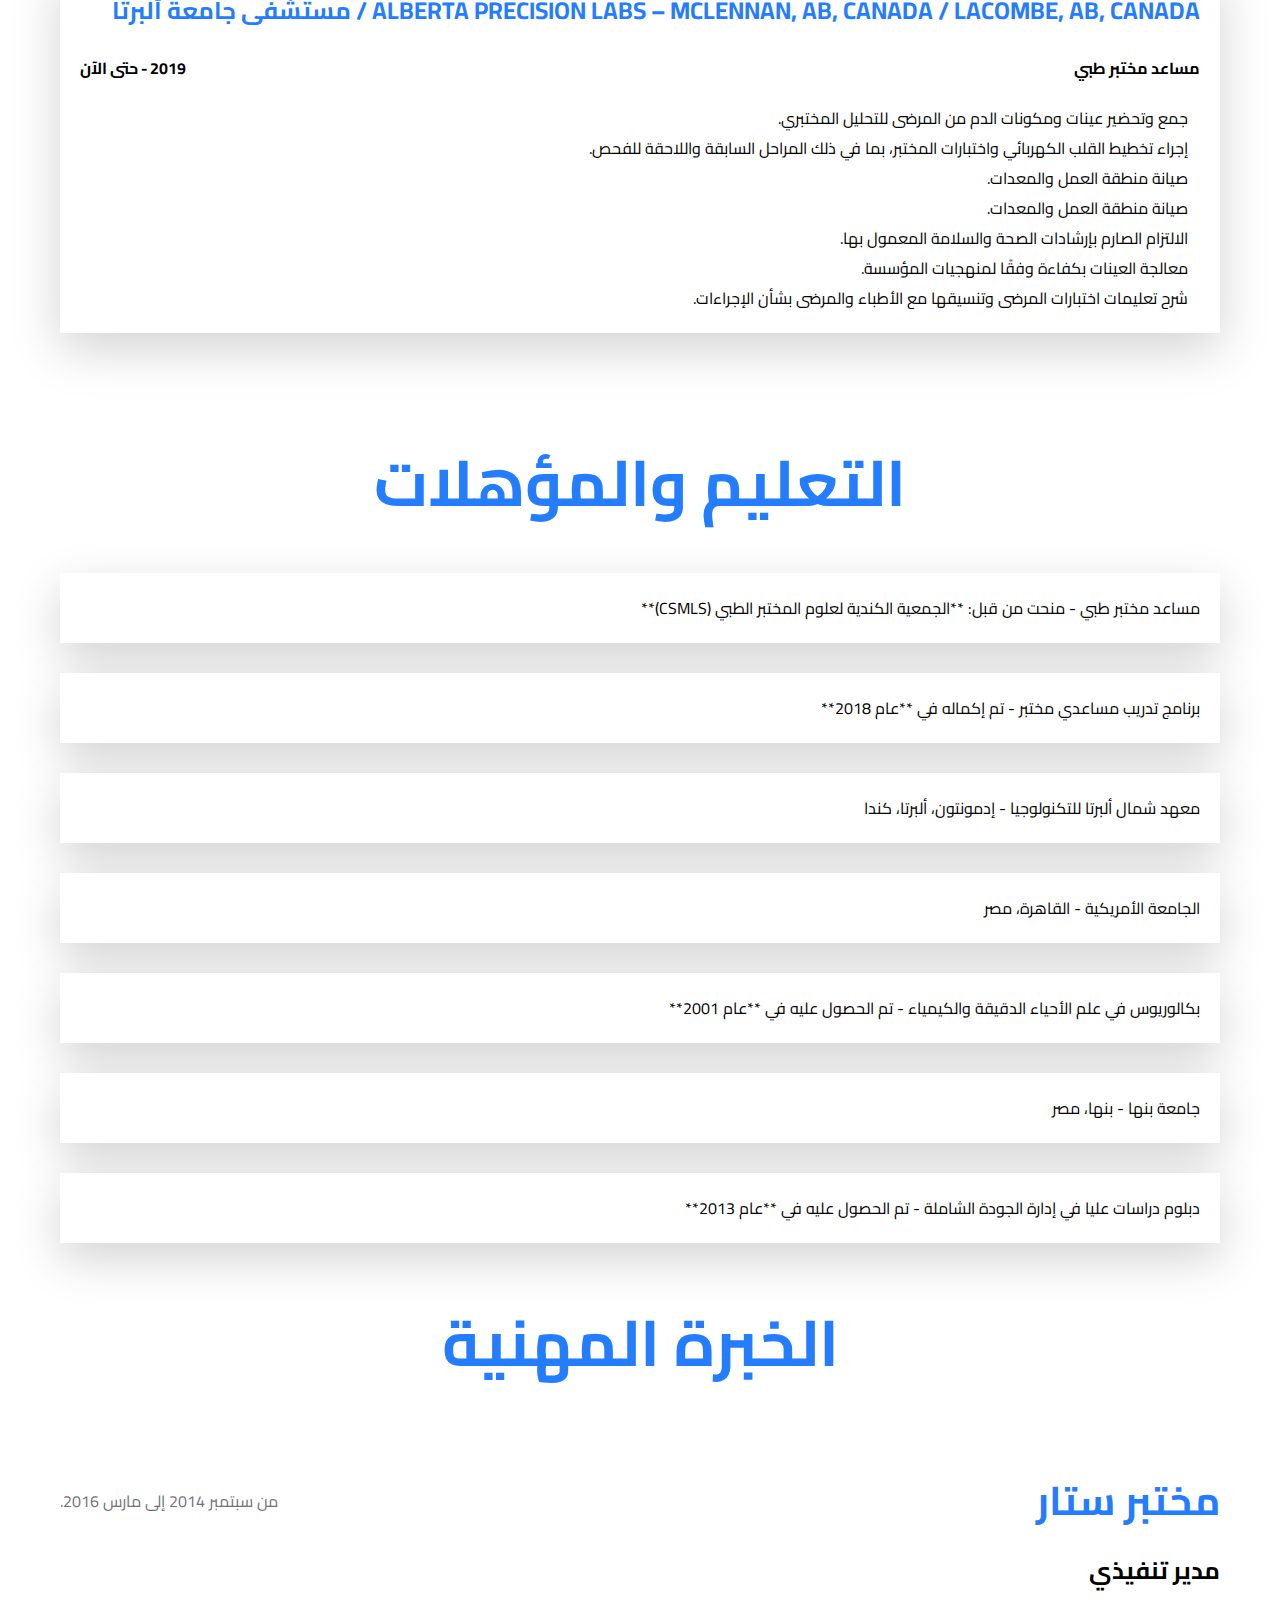
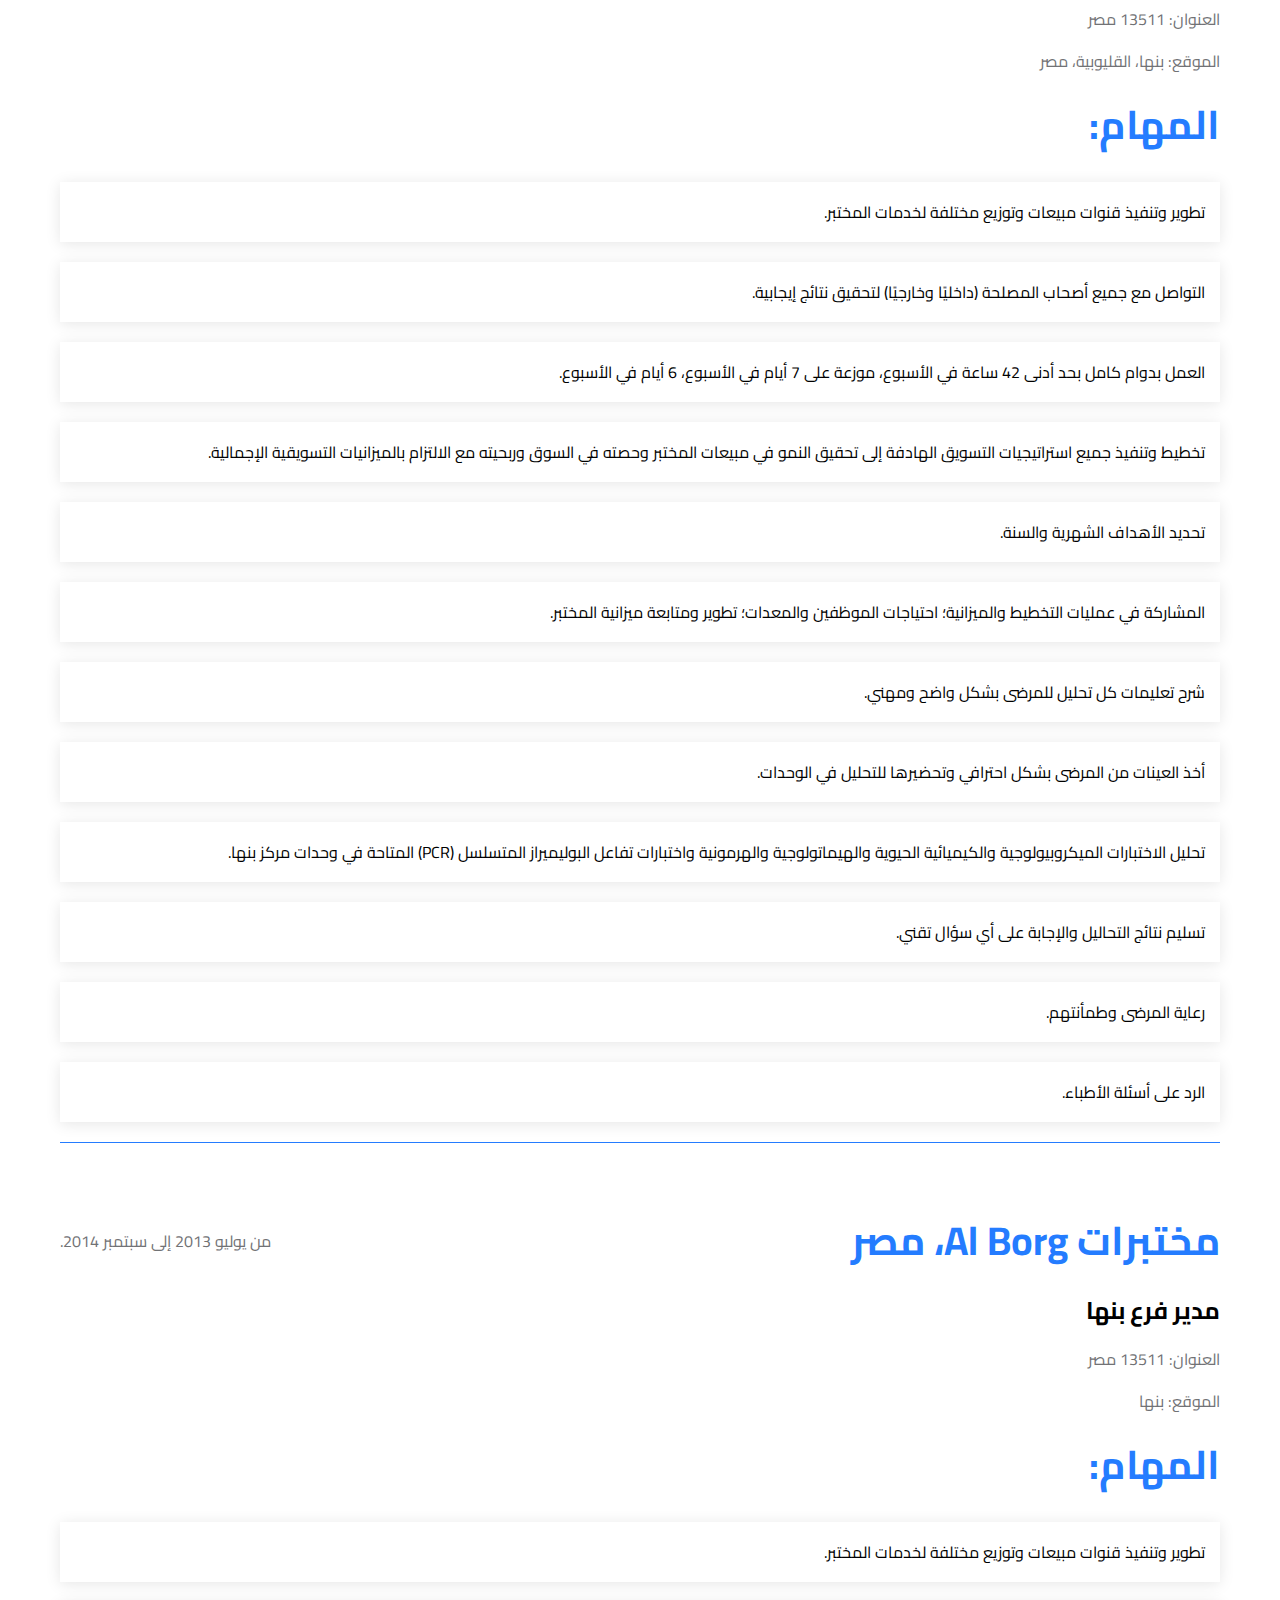
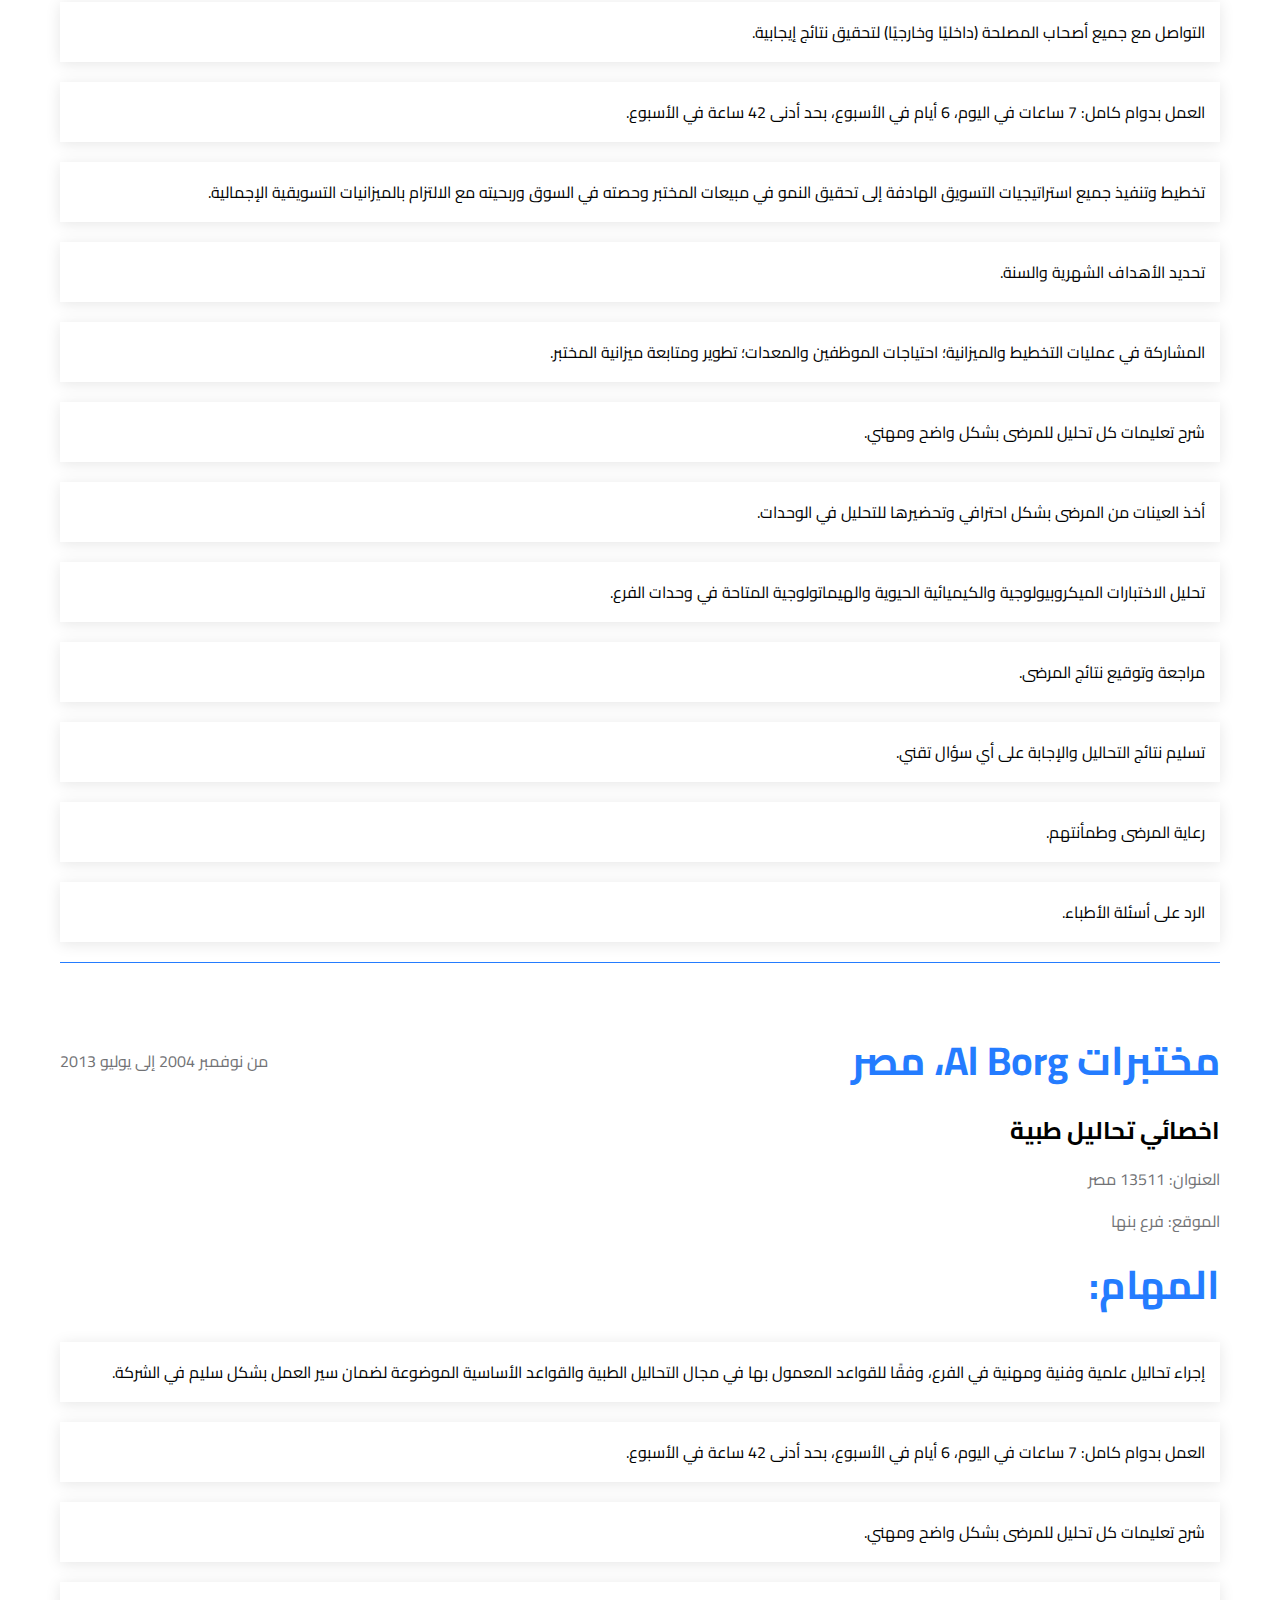
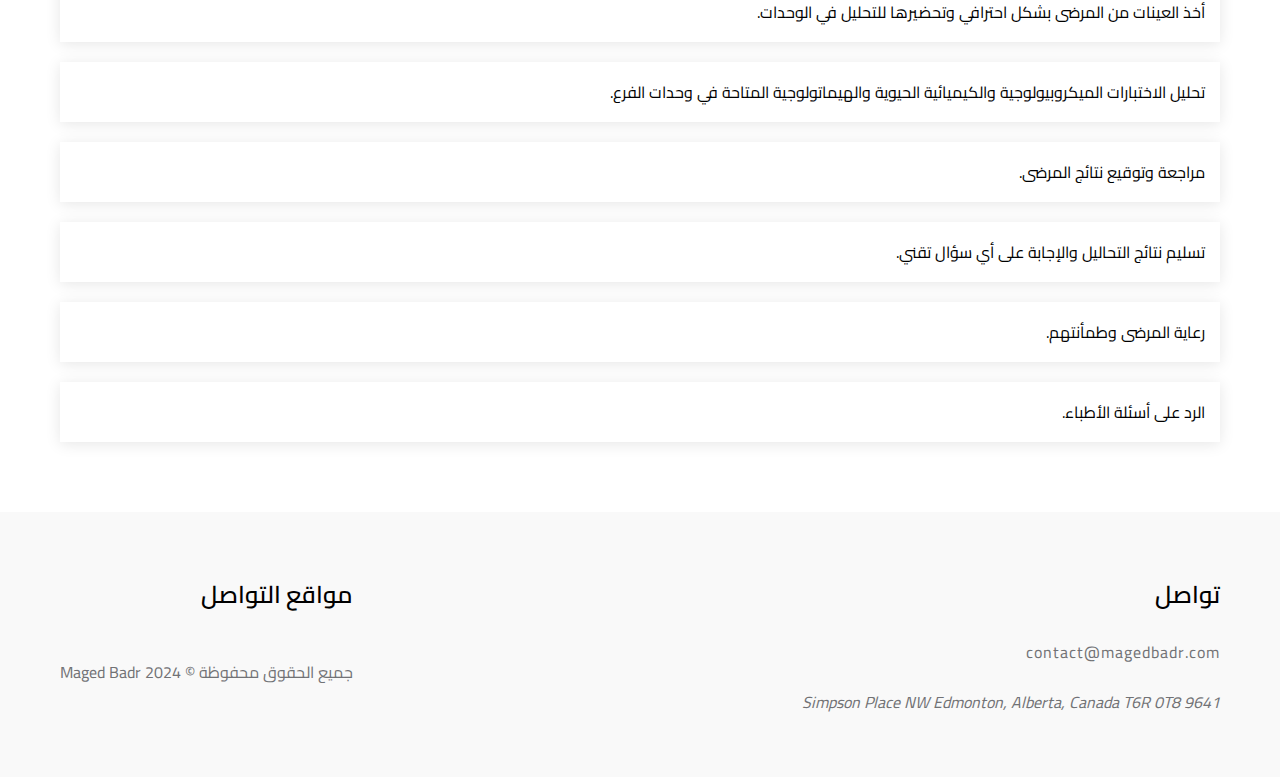
<file: ar/index.html>
<!DOCTYPE html>
<html lang="ar">
<head>
    <meta charset="UTF-8">
    <meta name="viewport" content="width=device-width, initial-scale=1.0">
    <title>Maged Mohamed</title>
    <meta name="description" content="Professional Medical Analysis Specialist (Chemist), has a great experience in the ability to manage all the medical">
    <link rel="stylesheet" href="../css/main.css">
    <link rel="stylesheet" href="https://cdnjs.cloudflare.com/ajax/libs/font-awesome/6.5.1/css/all.min.css" integrity="sha512-DTOQO9RWCH3ppGqcWaEA1BIZOC6xxalwEsw9c2QQeAIftl+Vegovlnee1c9QX4TctnWMn13TZye+giMm8e2LwA==" crossorigin="anonymous" referrerpolicy="no-referrer" />
    <style>
        @import url('https://fonts.googleapis.com/css2?family=Cairo:wght@200..1000&display=swap');
        body {
            font-family: 'Cairo';
            direction: rtl;
        }
        .timeline {
          direction: ltr;
        }
    </style>
</head>
<body lang="ar">
    <div class="mouse">
        <div class="small"></div>
        <div class="big"></div>
    </div>
    <!-- Start Header -->
    <header>
        <a href="#" class="logo">
            <span>Maged Badr</span>
        </a>
        <ul class="links">
            <a href="/">
                <li>English</li>
            </a>
            <a href="/ar" class="active">
                <li>العربية</li>
            </a>
            <a href="/fr">
                <li>Francais</li>
            </a>
        </ul>
        <div >
            <a href="../imgs/Maged Badr CV.pdf" class="download" download>تحميل السيرة الذاتية</a>
        </div>
    </header>
    <!-- End Header -->
    <section class="welcome" id="welcome">
        <div class="holder">
          <img src="../imgs/welcome-3.jpeg" alt="صورة ترحيبية">
          <div class="text">
            <h2>  <span></span> أفضل</h2>
            <p>
              مُحترف مختبرات طبية ذو خبرة واسعة، ماجد بدر، يمتلك خبرة واسعة في إدارة جميع المختبرات الطبية، مع التأكد من أن معايير المؤسسة تتوافق مع الامتثال القانوني وتوقعات العملاء.
            </p>
            <div>
              <style>
                section.welcome
                .holder
                .text
                h2 {
                 text-align: right !important;   
                }
                section.welcome
                .holder
                .text 
                {
                  & > div {
                    a {
                      &::before {
                        left: auto;
                        right: 0;
                        content: 'اكتشف المزيد' !important;
                      }
                    }
                  }
                }
              </style>
              <a href="#meet" class="learn">اكتشف المزيد</a>
              <div dir="ltr">
                <i class="fa-solid fa-mobile-screen"></i>
                <span>+1 587-938-2425</span>
              </div>
            </div>
          </div>
        </div>
      </section>
      
      <section class="meet" id="meet">
        <div class="text">
          <h3>تعرّف على ماجد بدر</h3>
          <p>
            مهني رعاية صحية مُركز على الأداء، مُلتزم ومُوجه نحو المريض، يقدم تجربة شاملة في مجال مساعدة المختبرات الطبية. 
            ذو كفاءة في جمع العينات لأغراض التشخيص الطبي، وتسجيل التاريخ الطبي ونتائج الفحص، بالإضافة إلى تنفيذ إجراءات المختبر.
          </p>
          <p>
            بفضل معرفته الواسعة بمصطلحات وبروتوكولات وتوجيهات المختبر، 
            يمتلك أيضًا خبرة في دعم الأطباء خلال الإجراءات الطبية الحرجة. 
            كفء في استخدام حزمة Microsoft Office، والسجلات الطبية الإلكترونية، ومعدات المختبر. 
            يتحدث العربية والإنجليزية والفرنسية بطلاقة.
          </p>
        </div>
        <div class="years">
          <p>
            خبرة أكثر من <br>
            <span>20</span> 
            عامًا
          </p>
        </div>
        <div class="img">
          <img src="../imgs/meet-1.jpeg" alt="MEET 1">
          <img src="../imgs/meet-2.jpeg" alt="MEET 2">
        </div>
      </section>
      
    <!-- Start Skills -->
    <section class="skills">
        <h2>مهارات</h2>
        <div class="cards">
          <div class="card">
            <i class="fa-solid fa-globe"></i>
            <h4>مهارات تحليلية</h4>
          </div>
          <div class="card">
            <i class="fa-solid fa-magnifying-glass"></i>
            <h4>إدارة الجودة</h4>
          </div>
          <div class="card">
            <i class="fa-regular fa-images"></i>
            <h4>إهتمام بالتفاصيل</h4>
          </div>
          <div class="card">
            <i class="fa-brands fa-microsoft"></i>
            <h4>حل المشكلات</h4>
          </div>
        </div>
      </section>      
    <!-- End Skills -->
    <!-- Start Studies -->
    <section class="timeline">
        <h2>الدراسات</h2>
        <div class="parts">
          <div class="part">
            <div class="text">
              <h3 class="left">الجامعة الأمريكية بالقاهرة</h3>
              <p>الموقع: القاهرة، مصر. <br>
                الشهادة: دبلوم الدراسات العليا في إدارة الجودة الشاملة (TQM).</p>
            </div>
            <div class="icon">
              <i class="fa-solid fa-building-columns"></i>
            </div>
            <span class="date">من سبتمبر 2012 إلى ديسمبر 2013.</span>
          </div>
          <div class="part ">
            <div class="text">
              <h3 class="right">المعهد الفرنسي بالقاهرة</h3>
              <p>الموقع: القاهرة، مصر. <br>
                الشهادة: دبلوم مستوى B1 من الإطار الأوروبي المرجعي الموحد للغات (DELF B1) في اللغة الفرنسية.</p>
            </div>
            <div class="icon">
              <i class="fa-solid fa-building-flag"></i>
            </div>
            <span class="date">من سبتمبر 2011 إلى ديسمبر 2012</span>
          </div>
          <div class="part">
            <div class="text">
              <h3>جامعة بنها.</h3>
              <p>الموقع: بنها، القليوبية، مصر. <br>
                الشهادة: بكالوريوس في علم الأحياء الدقيقة والكيمياء من كلية العلوم.</p>
            </div>
            <div class="icon">
              <i class="fa-solid fa-graduation-cap"></i>
            </div>
            <span class="date">من سبتمبر 1997 إلى مايو 2001.</span>
          </div>
        </div>
      </section>      
    <!-- End Studies -->
    <!-- Start cores -->
    <section class="skills cores">
        <h2>مهارات أساسية</h2>
        <div class="cards">
          <div class="card">
            <i class="fa-solid fa-magnifying-glass-chart"></i>
            <h4>تحاليل المختبر</h4>
          </div>
          <div class="card">
            <i class="fa-solid fa-user-tie"></i>
            <h4>إدارة ما قبل و بعد الفحص</h4>
          </div>
          <div class="card">
            <i class="fa-solid fa-star"></i>
            <h4>تحسين مستمر للجودة</h4>
          </div>
          <div class="card">
            <i class="fa-solid fa-people-group"></i>
            <h4>التعاون التنظيمي وتعزيز الفريق</h4>
          </div>
          <div class="card">
            <i class="fa-brands fa-critical-role"></i>
            <h4>الوثائق السريرية</h4>
          </div>
          <div class="card">
            <i class="fa-solid fa-notes-medical"></i>
            <h4>إجراءات وعمليات طبية</h4>
          </div>
        </div>
      </section>      
    <!-- End cores -->
    <!-- Start formation -->
    <section class="timeline">
        <h2>الكورسات التعليمية</h2>
        <div class="parts">
            <div class="part">
                <div class="text">
                  <h3>الجامعة الأمريكية بالقاهرة</h3>
                  <p>الموقع: القاهرة، مصر. <br>
                    الشهادة: إدارة وظائف الجودة.</p>
                </div>
                <div class="icon">
                  <i class="fa-solid fa-school-flag"></i>
                </div>
                <span class="date">من أكتوبر 2013 إلى ديسمبر 2013.</span>
              </div>
              
              <div class="part">
                <div class="text">
                  <h3>الجامعة الأمريكية بالقاهرة</h3>
                  <p>الموقع: القاهرة، مصر. <br>
                    الشهادة: إدارة المشاريع</p>
                </div>
                <div class="icon">
                  <i class="fa-solid fa-graduation-cap"></i>
                </div>
                <span class="date">من يوليو 2013 إلى أكتوبر 2013.</span>
              </div>
              
              <div class="part">
                <div class="text">
                  <h3>الجامعة الأمريكية بالقاهرة</h3>
                  <p>الموقع: القاهرة، مصر. <br>
                    الشهادة: الرقابة الإحصائية للجودة</p>
                </div>
                <div class="icon">
                  <i class="fa-solid fa-building-columns"></i>
                </div>
                <span class="date">من أبريل 2013 إلى يوليو 2013.</span>
              </div>              
              <div class="part">
                <div class="text">
                  <h3>الجامعة الأمريكية بالقاهرة</h3>
                  <p>الموقع: القاهرة، مصر. <br>
                    الشهادة: إدارة وظائف الجودة.</p>
                </div>
                <div class="icon">
                  <i class="fa-solid fa-school-flag"></i>
                </div>
                <span class="date">من أكتوبر 2013 إلى ديسمبر 2013.</span>
              </div>
              
              <div class="part">
                <div class="text">
                  <h3>الجامعة الأمريكية بالقاهرة</h3>
                  <p>الموقع: القاهرة، مصر. <br>
                    الشهادة: إدارة المشاريع</p>
                </div>
                <div class="icon">
                  <i class="fa-solid fa-graduation-cap"></i>
                </div>
                <span class="date">من يوليو 2013 إلى أكتوبر 2013.</span>
              </div>
              
              <div class="part">
                <div class="text">
                  <h3>الجامعة الأمريكية بالقاهرة</h3>
                  <p>الموقع: القاهرة، مصر. <br>
                    الشهادة: الرقابة الإحصائية للجودة</p>
                </div>
                <div class="icon">
                  <i class="fa-solid fa-building-columns"></i>
                </div>
                <span class="date">من أبريل 2013 إلى يوليو 2013.</span>
              </div>
                     
        </div>
    </section>
    <!-- End formation -->
    <!-- Start EXPERIENCE -->
    <section class="experience">
        <h2>الخبرات</h2>

        <div class="work">
            <h3>DYNALIFE MEDICAL LABS – EDMONTON, AB</h3>

            <div class="title">
                <h4>مساعد مختبر طبي (جمع عينات من المنازل)</h4>
                <span class="date">2021 – حتى الآن</span>
            </div>

            <ul>
                <li>جمع وتحضير عينات ومكونات الدم من المرضى للتحليل في المختبر.</li>
                <li>إجراء اختبارات مخطط كهربية القلب (ECG) واختبارات المختبر الأخرى، بما في ذلك مراحل ما قبل وبعد الاختبار.</li>
                <li>صيانة منطقة العمل والمعدات.</li>
                <li>الالتزام الصارم بإرشادات الصحة والسلامة.</li>
                <li>توثيق جميع الأنشطة وتسجيل النتائج واسترجاع البيانات.</li>
            </ul>
            </div>

        
            <div class="work">
                <h3>ALBERTA PRECISION LABS – MCLENNAN, AB, CANADA / LACOMBE, AB, CANADA / مستشفى جامعة ألبرتا</h3>
                <div class="title">
                  <h4>مساعد مختبر طبي</h4>
                  <span class="date">2019 - حتى الآن</span>
                </div>
                <ul>
                  <li>جمع وتحضير عينات ومكونات الدم من المرضى للتحليل المختبري.</li>
                  <li>إجراء تخطيط القلب الكهربائي واختبارات المختبر، بما في ذلك المراحل السابقة واللاحقة للفحص.</li>
                  <li>صيانة منطقة العمل والمعدات.</li>
                  <li>صيانة منطقة العمل والمعدات.</li>
                  <li>الالتزام الصارم بإرشادات الصحة والسلامة المعمول بها.</li>
                  <li>معالجة العينات بكفاءة وفقًا لمنهجيات المؤسسة.</li>
                  <li>شرح تعليمات اختبارات المرضى وتنسيقها مع الأطباء والمرضى بشأن الإجراءات.</li>
                </ul>
            </div>
                          
        
    </section>
    <!-- End EXPERIENCE -->
    <!-- Start EDU -->
    <section class="edu">
        <h2>التعليم والمؤهلات</h2>
      
        <ul>
          <li>
            مساعد مختبر طبي - منحت من قبل: **الجمعية الكندية لعلوم المختبر الطبي (CSMLS)**
          </li>
          <li>
            برنامج تدريب مساعدي مختبر - تم إكماله في **عام 2018**
          </li>
          <li>
            معهد شمال ألبرتا للتكنولوجيا - إدمونتون، ألبرتا، كندا
          </li>
          <li>
            الجامعة الأمريكية - القاهرة، مصر
          </li>
          <li>
            بكالوريوس في علم الأحياء الدقيقة والكيمياء - تم الحصول عليه في **عام 2001**
          </li>
          <li>
            جامعة بنها - بنها، مصر
          </li>
          <li>
            دبلوم دراسات عليا في إدارة الجودة الشاملة - تم الحصول عليه في **عام 2013**
          </li>
        </ul>
      </section>
      
    
    <!-- End EDU -->
    <!-- Start Work -->
    <section class="work">
        <h2>الخبرة المهنية</h2>

        <div class="box">
  <div class="title">
    <h3>مختبر ستار</h3>
    <span>من سبتمبر 2014 إلى مارس 2016.</span>
  </div>

        <div class="title">
            <h4>مدير تنفيذي</h4>
            <a href="https://www.star-lab.com/" target="_blank">
            <i class="fa-solid fa-globe"></i>
            </a>
        </div>

        <p>العنوان: 13511 مصر</p>
        <p>الموقع: بنها، القليوبية، مصر</p>

        <h4>المهام:</h4>

        <ul>
            <li>تطوير وتنفيذ قنوات مبيعات وتوزيع مختلفة لخدمات المختبر.</li>
            <li>التواصل مع جميع أصحاب المصلحة (داخليًا وخارجيًا) لتحقيق نتائج إيجابية.</li>
            <li>العمل بدوام كامل بحد أدنى 42 ساعة في الأسبوع، موزعة على 7 أيام في الأسبوع، 6 أيام في الأسبوع.</li>
            <li>تخطيط وتنفيذ جميع استراتيجيات التسويق الهادفة إلى تحقيق النمو في مبيعات المختبر وحصته في السوق وربحيته مع الالتزام بالميزانيات التسويقية الإجمالية.</li>
            <li>تحديد الأهداف الشهرية والسنة.</li>
            <li>المشاركة في عمليات التخطيط والميزانية؛ احتياجات الموظفين والمعدات؛ تطوير ومتابعة ميزانية المختبر.</li>
            <li>شرح تعليمات كل تحليل للمرضى بشكل واضح ومهني.</li>
            <li>أخذ العينات من المرضى بشكل احترافي وتحضيرها للتحليل في الوحدات.</li>
            <li>تحليل الاختبارات الميكروبيولوجية والكيميائية الحيوية والهيماتولوجية والهرمونية واختبارات تفاعل البوليميراز المتسلسل (PCR) المتاحة في وحدات مركز بنها.</li>
            <li>تسليم نتائج التحاليل والإجابة على أي سؤال تقني.</li>
            <li>رعاية المرضى وطمأنتهم.</li>
            <li>الرد على أسئلة الأطباء.</li>
        </ul>
        </div>

        <div class="box">
            <div class="title">
              <h3>مختبرات Al Borg، مصر</h3>
              <span>من يوليو 2013 إلى سبتمبر 2014.</span>
            </div>
          
            <div class="title">
              <h4>مدير فرع بنها</h4>
              <a href="https://www.alborglab.com" target="_blank">
                <i class="fa-solid fa-globe"></i>
              </a>
            </div>
          
            <p>العنوان: 13511 مصر</p>
            <p>الموقع: بنها</p>
          
            <h4>المهام:</h4>
          
            <ul>
              <li>تطوير وتنفيذ قنوات مبيعات وتوزيع مختلفة لخدمات المختبر.</li>
              <li>التواصل مع جميع أصحاب المصلحة (داخليًا وخارجيًا) لتحقيق نتائج إيجابية.</li>
              <li>العمل بدوام كامل: 7 ساعات في اليوم، 6 أيام في الأسبوع، بحد أدنى 42 ساعة في الأسبوع.</li>
              <li>تخطيط وتنفيذ جميع استراتيجيات التسويق الهادفة إلى تحقيق النمو في مبيعات المختبر وحصته في السوق وربحيته مع الالتزام بالميزانيات التسويقية الإجمالية.</li>
              <li>تحديد الأهداف الشهرية والسنة.</li>
              <li>المشاركة في عمليات التخطيط والميزانية؛ احتياجات الموظفين والمعدات؛ تطوير ومتابعة ميزانية المختبر.</li>
              <li>شرح تعليمات كل تحليل للمرضى بشكل واضح ومهني.</li>
              <li>أخذ العينات من المرضى بشكل احترافي وتحضيرها للتحليل في الوحدات.</li>
              <li>تحليل الاختبارات الميكروبيولوجية والكيميائية الحيوية والهيماتولوجية المتاحة في وحدات الفرع.</li>
              <li>مراجعة وتوقيع نتائج المرضى.</li>
              <li>تسليم نتائج التحاليل والإجابة على أي سؤال تقني.</li>
              <li>رعاية المرضى وطمأنتهم.</li>
              <li>الرد على أسئلة الأطباء.</li>
            </ul>
          </div>
          
          <div class="box">
            <div class="title">
              <h3>مختبرات Al Borg، مصر</h3>
              <span>من نوفمبر 2004 إلى يوليو 2013</span>
            </div>
          
            <div class="title">
              <h4>اخصائي تحاليل طبية</h4>
              <a href="https://www.alborglab.com" target="_blank">
                <i class="fa-solid fa-globe"></i>
              </a>
            </div>
          
            <p>العنوان: 13511 مصر</p>
            <p>الموقع: فرع بنها</p>
          
            <h4>المهام:</h4>
          
            <ul>
              <li>إجراء تحاليل علمية وفنية ومهنية في الفرع، وفقًا للقواعد المعمول بها في مجال التحاليل الطبية والقواعد الأساسية الموضوعة لضمان سير العمل بشكل سليم في الشركة.</li>
              <li>العمل بدوام كامل: 7 ساعات في اليوم، 6 أيام في الأسبوع، بحد أدنى 42 ساعة في الأسبوع.</li>
              <li>شرح تعليمات كل تحليل للمرضى بشكل واضح ومهني.</li>
              <li>أخذ العينات من المرضى بشكل احترافي وتحضيرها للتحليل في الوحدات.</li>
              <li>تحليل الاختبارات الميكروبيولوجية والكيميائية الحيوية والهيماتولوجية المتاحة في وحدات الفرع.</li>
              <li>مراجعة وتوقيع نتائج المرضى.</li>
              <li>تسليم نتائج التحاليل والإجابة على أي سؤال تقني.</li>
              <li>رعاية المرضى وطمأنتهم.</li>
              <li>الرد على أسئلة الأطباء.</li>
            </ul>
          </div>
                    
    </section>
    <!-- End Work -->
    <!-- Start Footer -->
    <footer>

        <div class="clinic">
            <h3>تواصل</h3>
            <a href="mailtocontact@magedbadr.com">contact@magedbadr.com</a>
            <address>
              9641
              Simpson Place NW
              Edmonton, Alberta, Canada
              T6R 0T8
            </address>
        </div>
        <div class="social">
            <h3>مواقع التواصل</h3>
            <ul>
                <li>
                    <a href="https://www.facebook.com/maged.badr2">
                        <i class="fa-brands fa-facebook"></i>
                    </a>
                </li>
                <li>
                    <a href="https://www.linkedin.com/in/maged-badr-13307361">
                        <i class="fa-brands fa-linkedin"></i>
                    </a>
                </li>
                <li>
                    <a href="https://twitter.com/MagedBadr">
                        <i class="fa-brands fa-twitter"></i>
                    </a>
                </li>
            </ul>
            <p>جميع الحقوق محفوظة © Maged Badr 2024</p>
        </div>
    </footer>
    <!-- End Footer -->
    <script src="../js/main.js"></script>
</body>
</html>
</file>
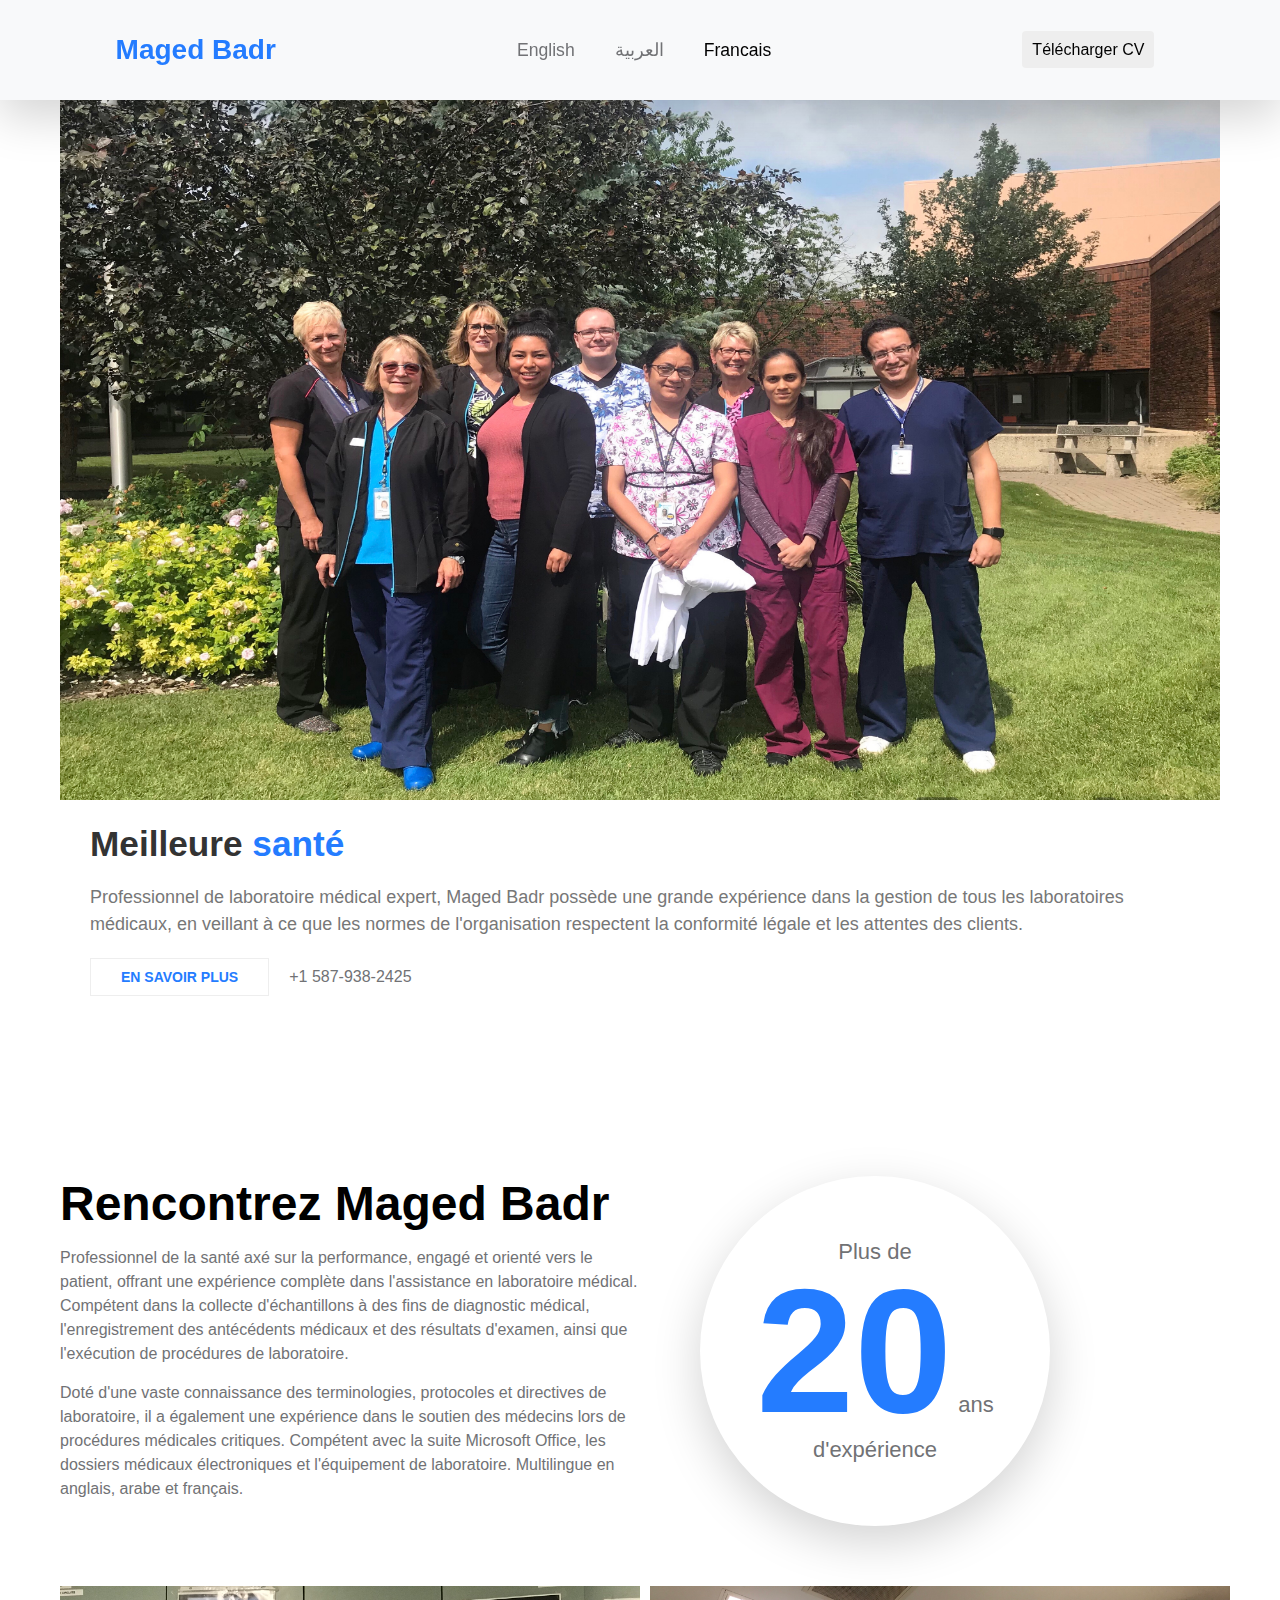
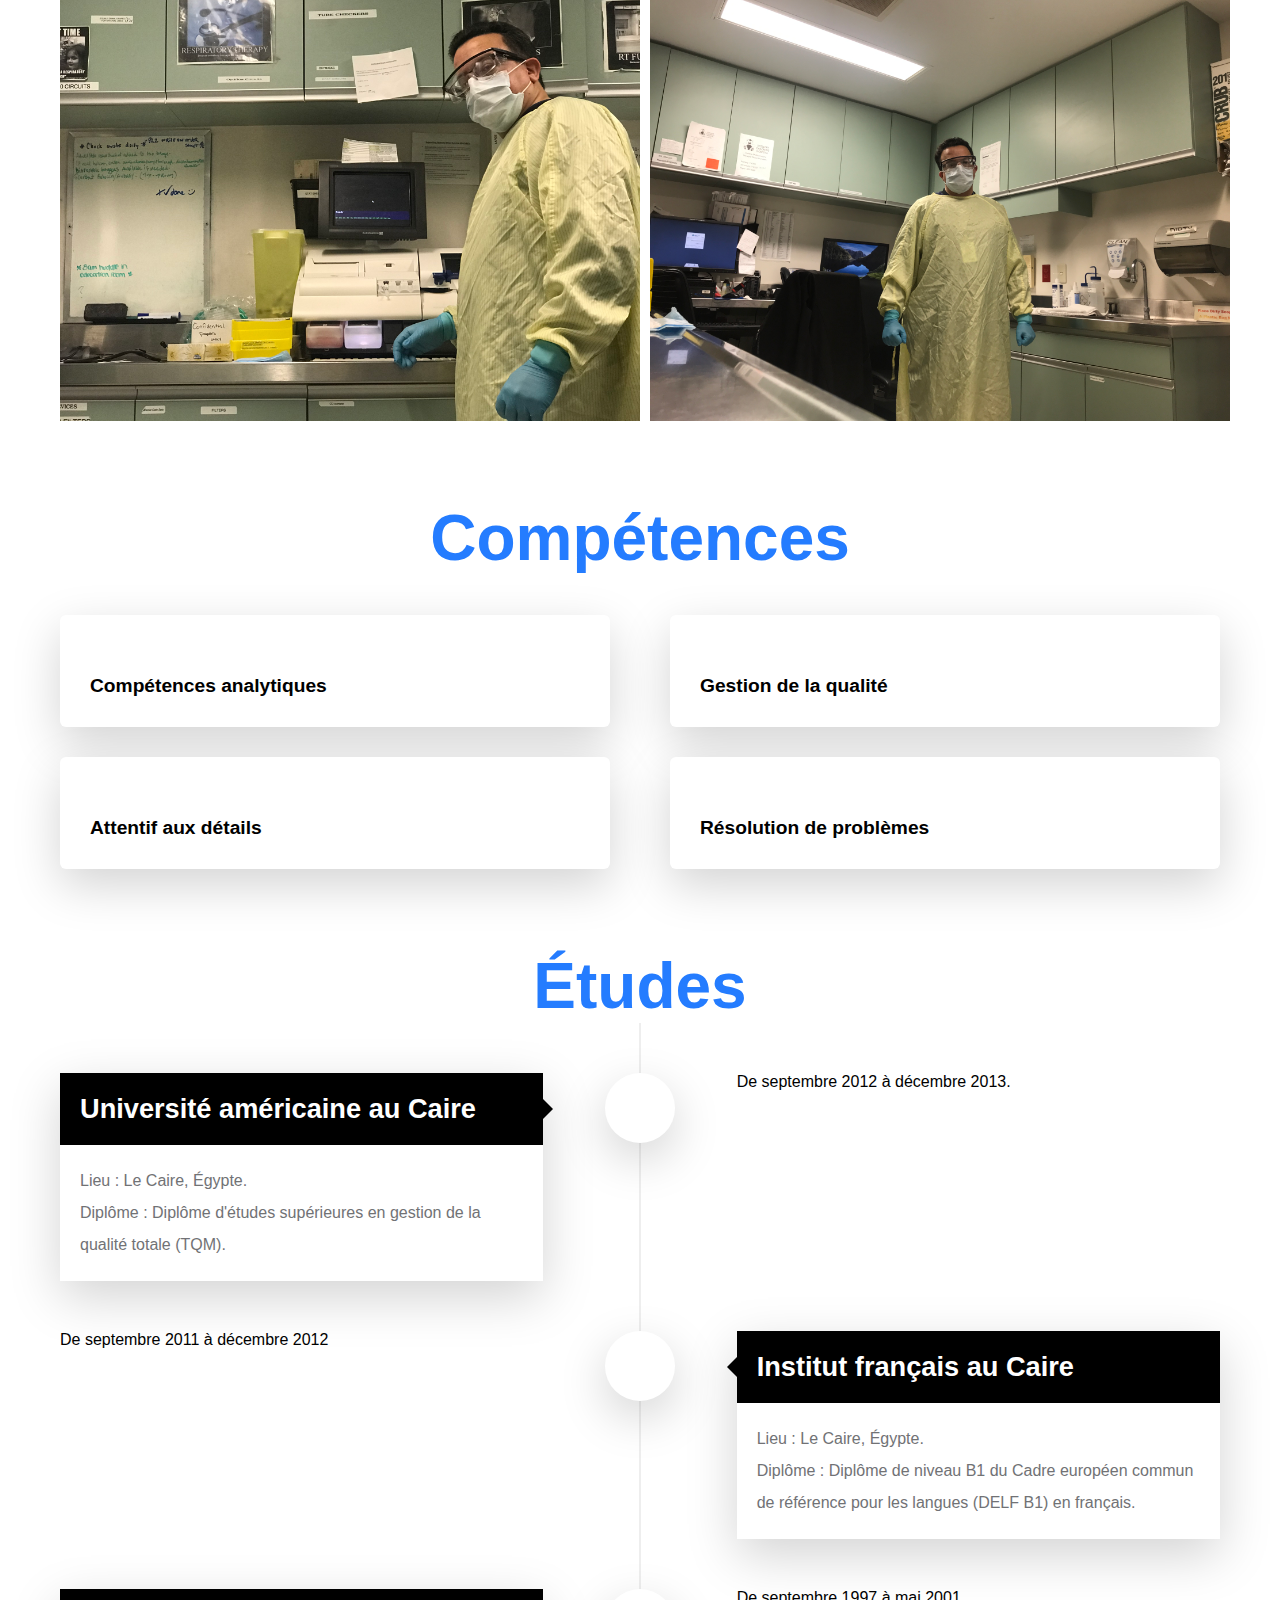
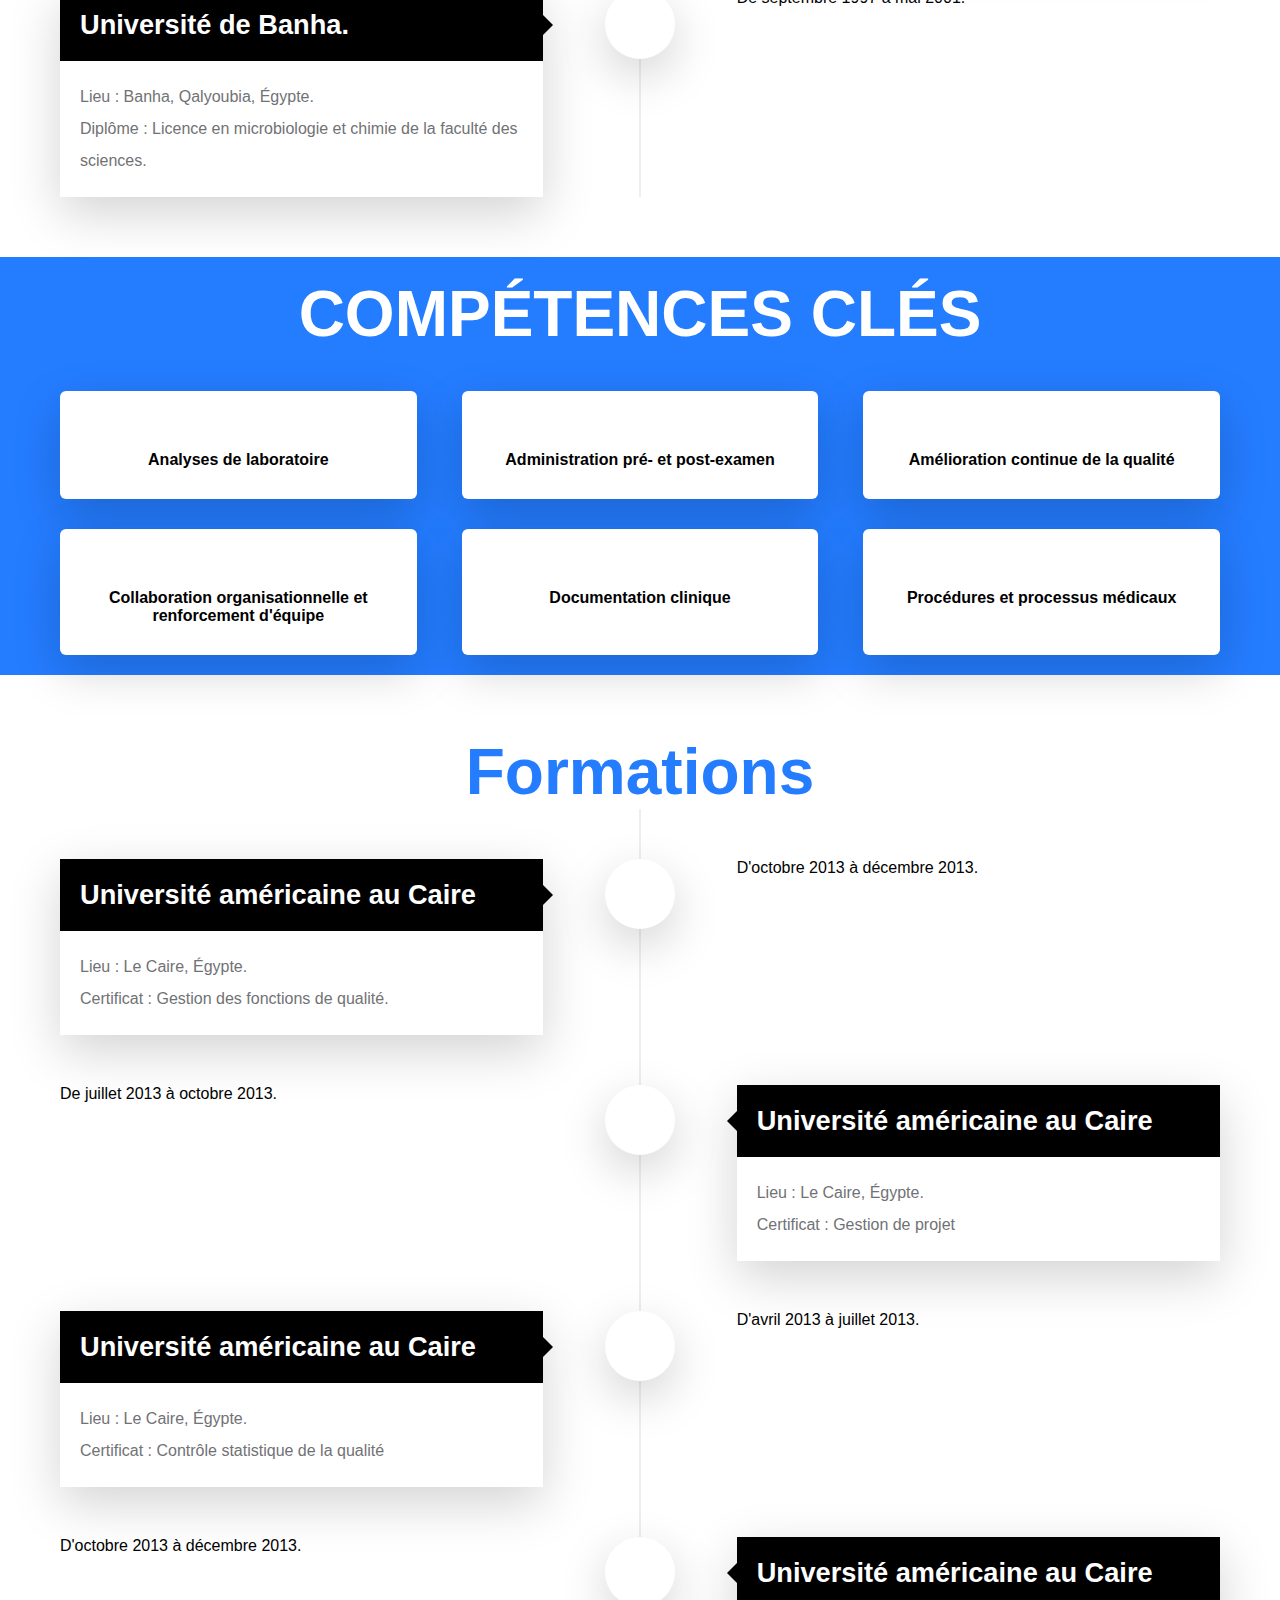
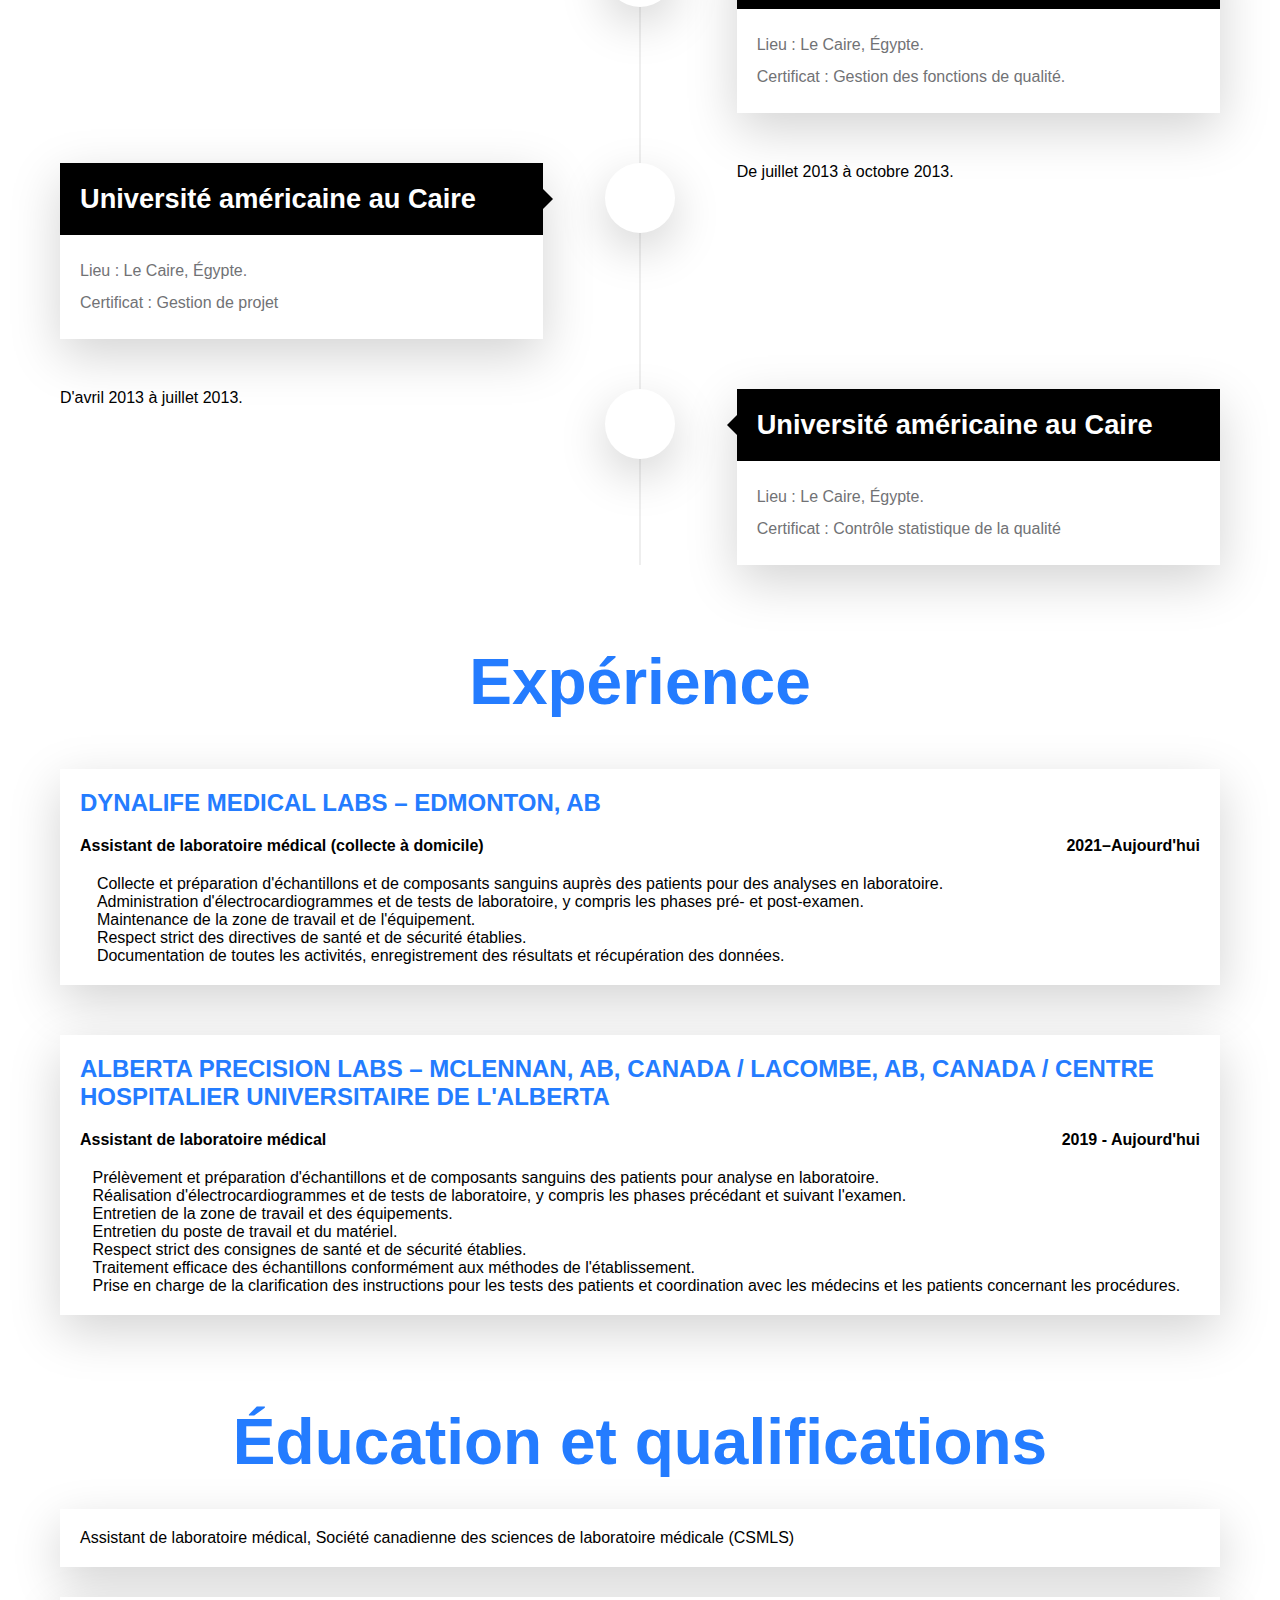
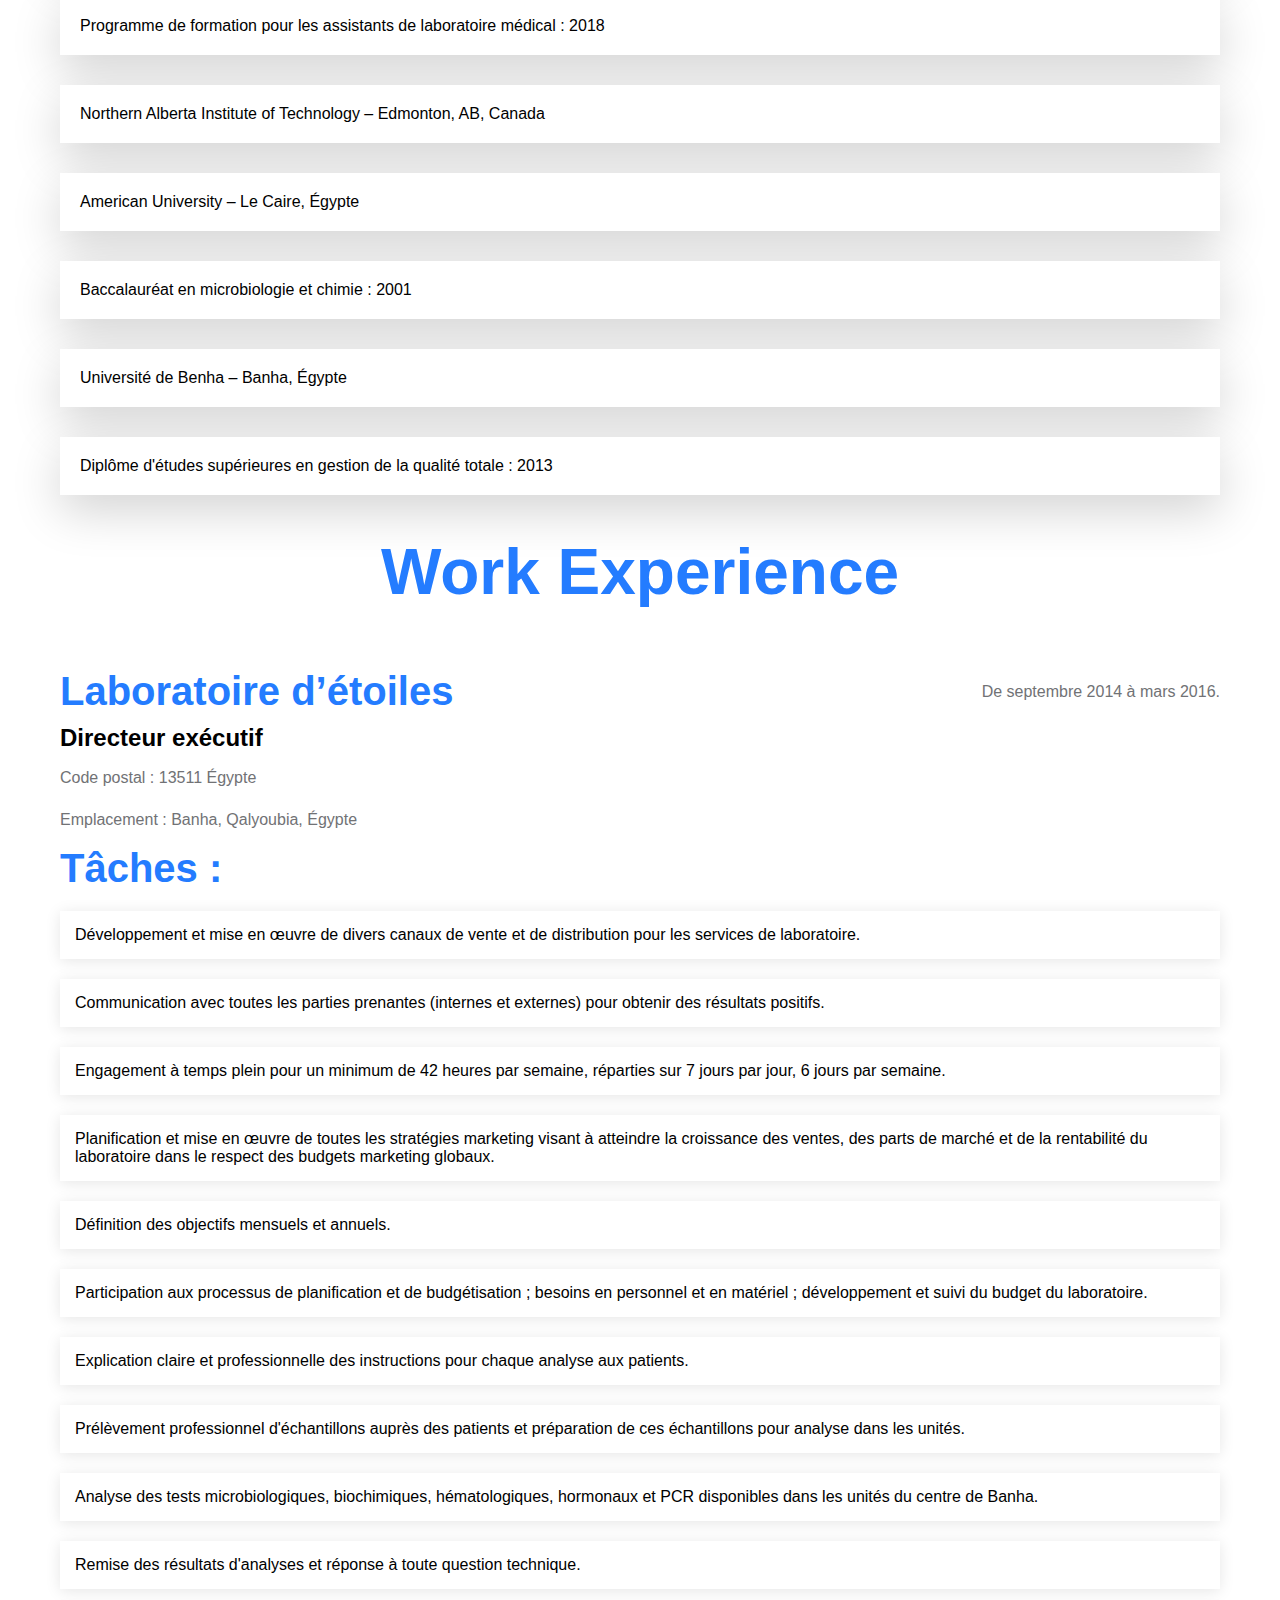
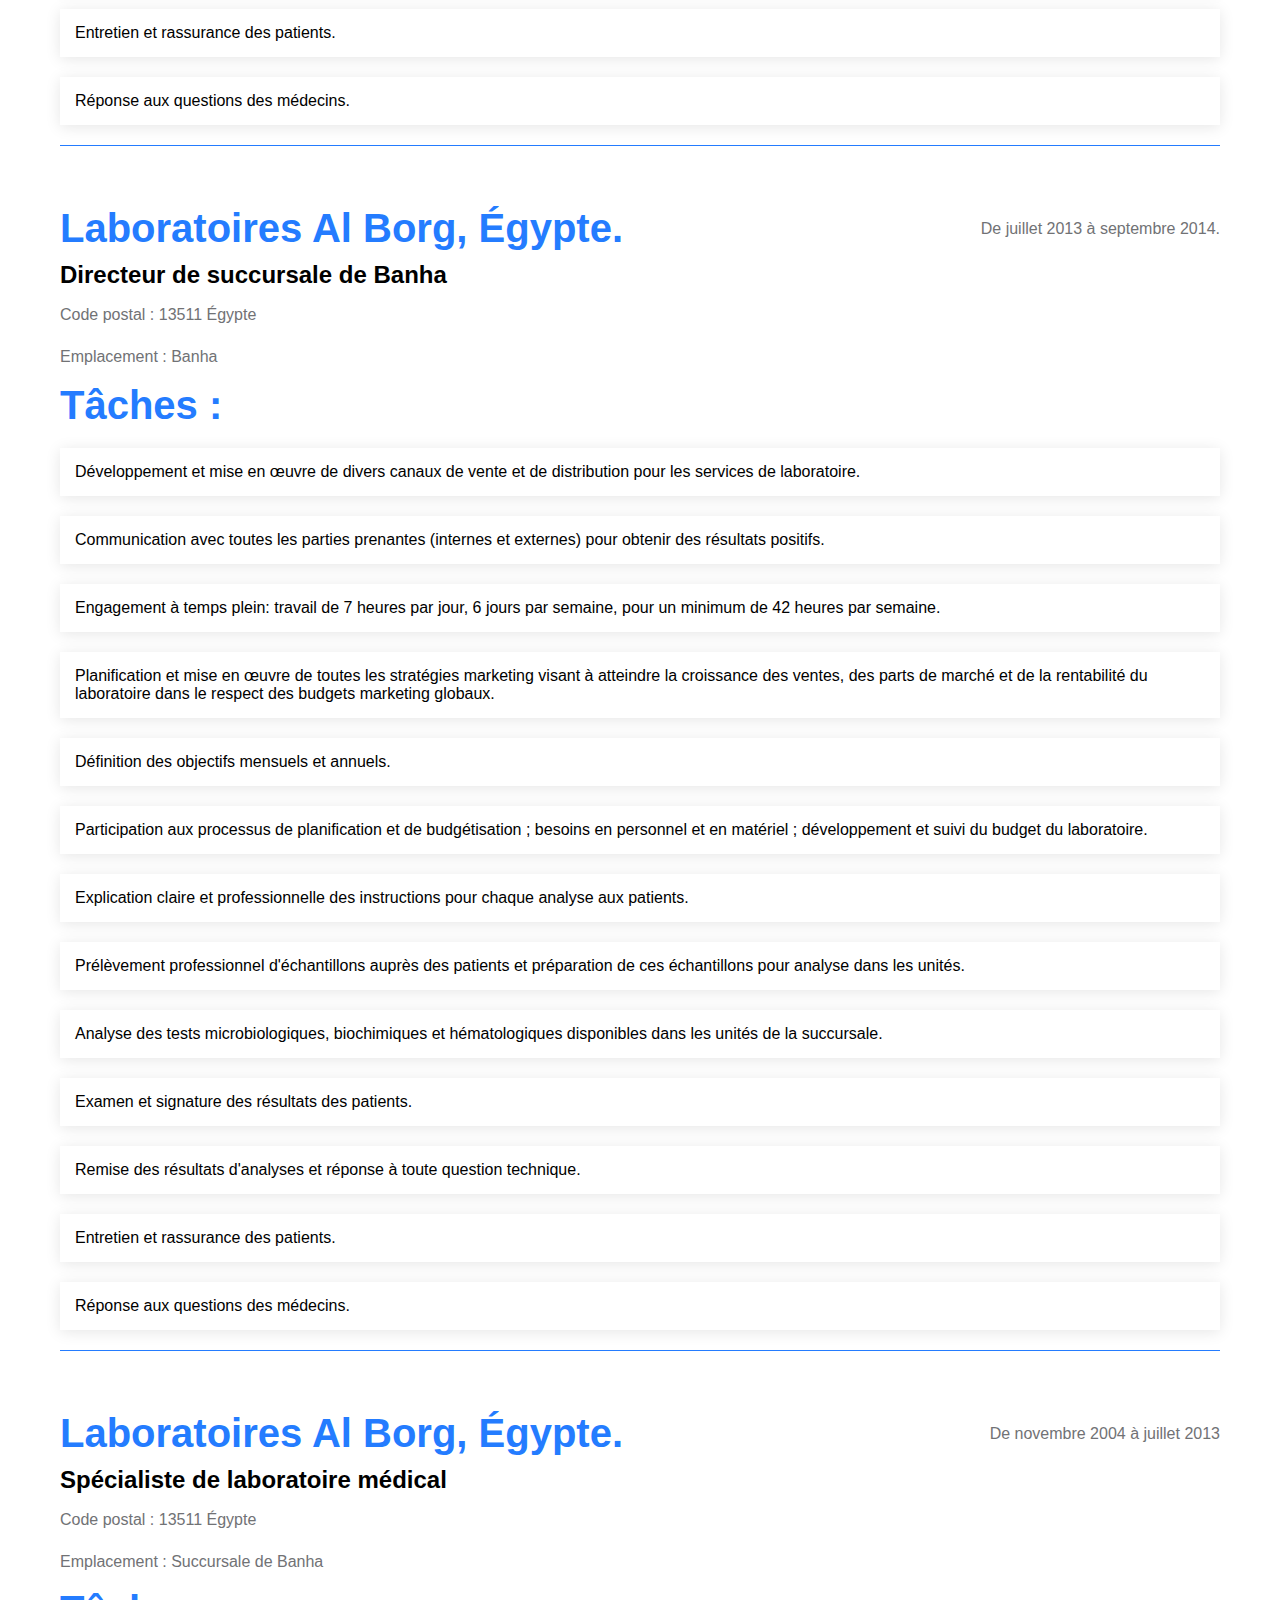
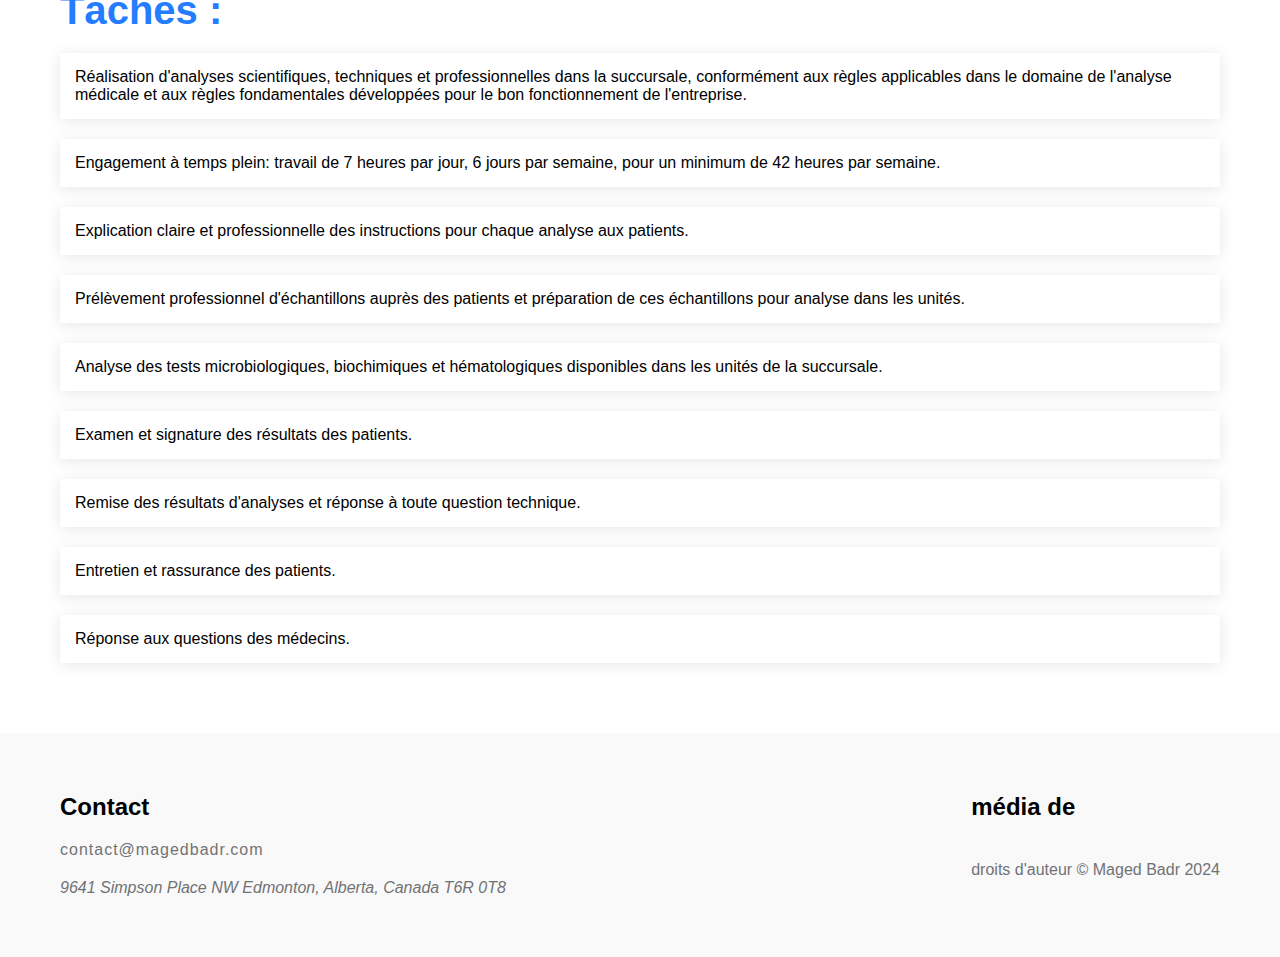
<file: fr/index.html>
<!DOCTYPE html>
<html lang="en">
<head>
    <meta charset="UTF-8">
    <meta name="viewport" content="width=device-width, initial-scale=1.0">
    <title>Maged Mohamed</title>
    <meta name="description" content="Professional Medical Analysis Specialist (Chemist), has a great experience in the ability to manage all the medical">
    <link rel="stylesheet" href="../css/main.css">
    <link rel="stylesheet" href="https://cdnjs.cloudflare.com/ajax/libs/font-awesome/6.5.1/css/all.min.css" integrity="sha512-DTOQO9RWCH3ppGqcWaEA1BIZOC6xxalwEsw9c2QQeAIftl+Vegovlnee1c9QX4TctnWMn13TZye+giMm8e2LwA==" crossorigin="anonymous" referrerpolicy="no-referrer" />
</head>
<body lang="fr">
    <div class="mouse">
        <div class="small"></div>
        <div class="big"></div>
    </div>
    <!-- Start Header -->
    <header>
        <a href="#" class="logo">
            <span>Maged Badr</span>
        </a>
        <ul class="links">
            <a href="/">
                <li>English</li>
            </a>
            <a href="/ar">
                <li>العربية</li>
            </a>
            <a href="/fr" class="active">
                <li>Francais</li>
            </a>
        </ul>
        <div >
            <a href="../imgs/Maged Badr CV.pdf" class="download" download>Télécharger CV</a>
        </div>
    </header>
    <!-- End Header -->
    <section class="welcome" id="welcome">
        <div class="holder">
            <img src="../imgs/welcome-3.jpeg" alt="Welcome Img">
            <div class="text">
                <h2>Meilleure <span>santé</span></h2>
                <p>
                    Professionnel de laboratoire médical expert, Maged Badr possède une grande expérience dans la gestion de tous les laboratoires médicaux, en veillant à ce que les normes de l'organisation respectent la conformité légale et les attentes des clients.
                </p>
                <div>
                    <style>
                        section.welcome
                            .holder
                            .text 
                            {
                                & > div {
                                    a {
                                        &::before {
                                            content: 'En savoir plus' !important;
                                        }
                                    }

                                }
                                
                            }
                    </style>
                    <a href="#meet" class="learn">En savoir plus</a>
                    <div>
                        <i class="fa-solid fa-mobile-screen"></i>
                        <span>+1 587-938-2425</span>
                    </div>
                </div>
            </div>
        </div>
    </section>
    <!-- Fin de la section d'accueil -->
    <!-- Début de la section "Rencontrez Maged Badr" -->
    <section class="meet" id="meet">
        <div class="text">
            <h3>Rencontrez Maged Badr</h3>
            <p>Professionnel de la santé axé sur la performance, engagé et orienté vers le patient, offrant une expérience complète dans l'assistance en laboratoire médical. Compétent dans la collecte d'échantillons à des fins de diagnostic médical, l'enregistrement des antécédents médicaux et des résultats d'examen, ainsi que l'exécution de procédures de laboratoire.</p>
            <p>Doté d'une vaste connaissance des terminologies, protocoles et directives de laboratoire, il a également une expérience dans le soutien des médecins lors de procédures médicales critiques. Compétent avec la suite Microsoft Office, les dossiers médicaux électroniques et l'équipement de laboratoire. Multilingue en anglais, arabe et français.</p>
        </div>
        <div class="years">
            <p>
                Plus de <br>
                <span>20</span> 
                ans <br>d'expérience
            </p>
        </div>
        <div class="img">
            <img src="../imgs/meet-1.jpeg" alt="MEET 1">
            <img src="../imgs/meet-2.jpeg" alt="MEET 2">
        </div>
    </section>
    <!-- Start Skills -->
    <section class="skills">
        <h2>Compétences</h2>
        <div class="cards">
            <div class="card">
                <i class="fa-solid fa-globe"></i>
                <h4>Compétences analytiques</h4>
            </div>
            <div class="card">
                <i class="fa-solid fa-magnifying-glass"></i>
                <h4>Gestion de la qualité</h4>
            </div>
            <div class="card">
                <i class="fa-regular fa-images"></i>
                <h4>Attentif aux détails</h4>
            </div>
            <div class="card">
                <i class="fa-brands fa-microsoft"></i>
                <h4>Résolution de problèmes</h4>
            </div>
        </div>
    </section>
    <!-- End Skills -->
    <!-- Start Studies -->
    <section class="timeline">
        <h2>Études</h2>
        <div class="parts">
            <div class="part">
                <div class="text">
                    <h3 class="left">Université américaine au Caire</h3>
                    <p>Lieu : Le Caire, Égypte. <br>
                        Diplôme : Diplôme d'études supérieures en gestion de la qualité totale (TQM).</p>
                </div>
                <div class="icon">
                    <i class="fa-solid fa-building-columns"></i>
                </div>
                <span class="date">De septembre 2012 à décembre 2013.</span>
            </div>
            <div class="part ">
                <div class="text">
                    <h3 class="right">Institut français au Caire</h3>
                    <p>Lieu : Le Caire, Égypte. <br> Diplôme : Diplôme de niveau B1 du Cadre européen commun de référence pour les langues (DELF B1) en français.</p>
                </div>
                <div class="icon">
                    <i class="fa-solid fa-building-flag"></i>
                </div>
                <span class="date">De septembre 2011 à décembre 2012</span>
            </div>
            <div class="part">
                <div class="text">
                    <h3>Université de Banha.</h3>
                    <p>Lieu : Banha, Qalyoubia, Égypte. <br>
                        Diplôme : Licence en microbiologie et chimie de la faculté des sciences.</p>
                </div>
                <div class="icon">
                    <i class="fa-solid fa-graduation-cap"></i>
                </div>
                <span class="date">De septembre 1997 à mai 2001.</span>
            </div>            
        </div>
    </section>
    <!-- End Studies -->
    <!-- Start cores -->
    <section class="skills cores">
        <h2>COMPÉTENCES CLÉS</h2>
        <div class="cards">
            <div class="card">
                <i class="fa-solid fa-magnifying-glass-chart"></i>
                <h4>Analyses de laboratoire</h4>
            </div>
            <div class="card">
                <i class="fa-solid fa-user-tie"></i>
                <h4>Administration pré- et post-examen</h4>
            </div>
            <div class="card">
                <i class="fa-solid fa-star"></i>
                <h4>Amélioration continue de la qualité</h4>
            </div>
            <div class="card">
                <i class="fa-solid fa-people-group"></i>
                <h4>Collaboration organisationnelle et renforcement d'équipe</h4>
            </div>
            <div class="card">
                <i class="fa-brands fa-critical-role"></i>
                <h4>Documentation clinique</h4>
            </div>
            <div class="card">
                <i class="fa-solid fa-notes-medical"></i>
                <h4>Procédures et processus médicaux</h4>
            </div>
        </div>
    </section>
    
    <!-- End cores -->
    <!-- Start formation -->
    <section class="timeline">
        <h2>Formations</h2>
        <div class="parts">
            <div class="part">
                <div class="text">
                    <h3 class="left">Université américaine au Caire</h3>
                    <p>Lieu : Le Caire, Égypte. <br>
                        Certificat : Gestion des fonctions de qualité.</p>
                </div>
                <div class="icon">
                    <i class="fa-solid fa-school-flag"></i>
                </div>
                <span class="date">D'octobre 2013 à décembre 2013.</span>
            </div>
            <div class="part">
                <div class="text">
                    <h3 class="right">Université américaine au Caire</h3>
                    <p>Lieu : Le Caire, Égypte. <br> Certificat : Gestion de projet</p>
                </div>
                <div class="icon">
                    <i class="fa-solid fa-graduation-cap"></i>
                </div>
                <span class="date">De juillet 2013 à octobre 2013.</span>
            </div>
            <div class="part">
                <div class="text">
                    <h3 class="left">Université américaine au Caire</h3>
                    <p>Lieu : Le Caire, Égypte. <br>Certificat : Contrôle statistique de la qualité</p>
                </div>
                <div class="icon">
                    <i class="fa-solid fa-building-columns"></i>
                </div>
                <span class="date">D'avril 2013 à juillet 2013.</span>
            </div>            
            <div class="part">
                <div class="text">
                    <h3 class="left">Université américaine au Caire</h3>
                    <p>Lieu : Le Caire, Égypte. <br>
                        Certificat : Gestion des fonctions de qualité.</p>
                </div>
                <div class="icon">
                    <i class="fa-solid fa-school-flag"></i>
                </div>
                <span class="date">D'octobre 2013 à décembre 2013.</span>
            </div>
            <div class="part">
                <div class="text">
                    <h3 class="right">Université américaine au Caire</h3>
                    <p>Lieu : Le Caire, Égypte. <br> Certificat : Gestion de projet</p>
                </div>
                <div class="icon">
                    <i class="fa-solid fa-graduation-cap"></i>
                </div>
                <span class="date">De juillet 2013 à octobre 2013.</span>
            </div>
            <div class="part">
                <div class="text">
                    <h3 class="left">Université américaine au Caire</h3>
                    <p>Lieu : Le Caire, Égypte. <br>Certificat : Contrôle statistique de la qualité</p>
                </div>
                <div class="icon">
                    <i class="fa-solid fa-building-columns"></i>
                </div>
                <span class="date">D'avril 2013 à juillet 2013.</span>
            </div>            
        </div>
    </section>
    <!-- End formation -->
    <!-- Start EXPERIENCE -->
    <section class="experience">
        <h2>Expérience</h2>
        <div class="work">
            <h3>DYNALIFE MEDICAL LABS – EDMONTON, AB</h3>
            <div class="title">
                <h4>Assistant de laboratoire médical (collecte à domicile)</h4>
                <span class="date">2021–Aujourd'hui</span>
            </div>
            <ul>
                <li>
                    Collecte et préparation d'échantillons et de composants sanguins auprès des patients pour des analyses en laboratoire.
                </li>
                <li>
                    Administration d'électrocardiogrammes et de tests de laboratoire, y compris les phases pré- et post-examen.
                </li>
                <li>
                    Maintenance de la zone de travail et de l'équipement.
                </li>
                <li>
                    Respect strict des directives de santé et de sécurité établies.
                </li>
                <li>
                    Documentation de toutes les activités, enregistrement des résultats et récupération des données.
                </li>
            </ul>
        </div>
        
        <div class="work">
            <h3>ALBERTA PRECISION LABS – MCLENNAN, AB, CANADA / LACOMBE, AB, CANADA / CENTRE HOSPITALIER UNIVERSITAIRE DE L'ALBERTA</h3>
            <div class="title">
              <h4>Assistant de laboratoire médical</h4>
              <span class="date">2019 - Aujourd'hui</span>
            </div>
            <ul>
              <li>Prélèvement et préparation d'échantillons et de composants sanguins des patients pour analyse en laboratoire.</li>
              <li>Réalisation d'électrocardiogrammes et de tests de laboratoire, y compris les phases précédant et suivant l'examen.</li>
              <li>Entretien de la zone de travail et des équipements.</li>
              <li>Entretien du poste de travail et du matériel.</li>
              <li>Respect strict des consignes de santé et de sécurité établies.</li>
              <li>Traitement efficace des échantillons conformément aux méthodes de l'établissement.</li>
              <li>Prise en charge de la clarification des instructions pour les tests des patients et coordination avec les médecins et les patients concernant les procédures.</li>
            </ul>
          </div> 
        
    </section>
    <!-- End EXPERIENCE -->
    <!-- Start EDU -->
    <section class="edu">
        <h2>Éducation et qualifications</h2>
        <ul>
            <li>
                Assistant de laboratoire médical, Société canadienne des sciences de laboratoire médicale (CSMLS)
            </li>
            <li>
                Programme de formation pour les assistants de laboratoire médical : 2018
            </li>
            <li>
                Northern Alberta Institute of Technology – Edmonton, AB, Canada
            </li>
            <li>
                American University – Le Caire, Égypte
            </li>
            <li>
                Baccalauréat en microbiologie et chimie : 2001
            </li>
            <li>
                Université de Benha – Banha, Égypte
            </li>
            <li>
                Diplôme d'études supérieures en gestion de la qualité totale : 2013
            </li>
        </ul>
    </section>
    
    <!-- End EDU -->
    <!-- Start Work -->
    <section class="work">
        <h2>Work Experience</h2>
        <div class="box">
            <div class="title">
                <h3>Laboratoire d’étoiles</h3>
                <span>De septembre 2014 à mars 2016.</span>
            </div>
            <div class="title">
                <h4>Directeur exécutif</h4>
                <a href="https://www.star-laboratory.com" target="_blank">
                    <i class="fa-solid fa-globe"></i>
                </a>
            </div>
            <p>Code postal : 13511 Égypte</p>
            <p>Emplacement : Banha, Qalyoubia, Égypte</p>
            <h4>Tâches :</h4>
            <ul>
              <li>Développement et mise en œuvre de divers canaux de vente et de distribution pour les services de laboratoire.</li>
              <li>Communication avec toutes les parties prenantes (internes et externes) pour obtenir des résultats positifs.</li>
              <li>Engagement à temps plein pour un minimum de 42 heures par semaine, réparties sur 7 jours par jour, 6 jours par semaine.</li>
              <li>Planification et mise en œuvre de toutes les stratégies marketing visant à atteindre la croissance des ventes, des parts de marché et de la rentabilité du laboratoire dans le respect des budgets marketing globaux.</li>
              <li>Définition des objectifs mensuels et annuels.</li>
              <li>Participation aux processus de planification et de budgétisation ; besoins en personnel et en matériel ; développement et suivi du budget du laboratoire.</li>
              <li>Explication claire et professionnelle des instructions pour chaque analyse aux patients.</li>
              <li>Prélèvement professionnel d'échantillons auprès des patients et préparation de ces échantillons pour analyse dans les unités.</li>
              <li>Analyse des tests microbiologiques, biochimiques, hématologiques, hormonaux et PCR disponibles dans les unités du centre de Banha.</li>
              <li>Remise des résultats d'analyses et réponse à toute question technique.</li>
              <li>Entretien et rassurance des patients.</li>
              <li>Réponse aux questions des médecins.</li>
            </ul>            
        </div>
        <div class="box">
            <div class="title">
                <h3>Laboratoires Al Borg, Égypte.</h3>
                <span>De juillet 2013 à septembre 2014.</span>
              </div>
            <div class="title">
                <h4>Directeur de succursale de Banha</h4>
                <a href="https://www.alborglab.com" target="_blank">
                    <i class="fa-solid fa-globe"></i>
                </a>
            </div>
            <p>Code postal : 13511 Égypte</p>
            <p>Emplacement : Banha</p>
            <h4>Tâches :</h4>
            <ul>
                <li>Développement et mise en œuvre de divers canaux de vente et de distribution pour les services de laboratoire.</li>
                <li>Communication avec toutes les parties prenantes (internes et externes) pour obtenir des résultats positifs.</li>
                <li>Engagement à temps plein: travail de 7 heures par jour, 6 jours par semaine, pour un minimum de 42 heures par semaine.</li>
                <li>Planification et mise en œuvre de toutes les stratégies marketing visant à atteindre la croissance des ventes, des parts de marché et de la rentabilité du laboratoire dans le respect des budgets marketing globaux.</li>
                <li>Définition des objectifs mensuels et annuels.</li>
                <li>Participation aux processus de planification et de budgétisation ; besoins en personnel et en matériel ; développement et suivi du budget du laboratoire.</li>
                <li>Explication claire et professionnelle des instructions pour chaque analyse aux patients.</li>
                <li>Prélèvement professionnel d'échantillons auprès des patients et préparation de ces échantillons pour analyse dans les unités.</li>
                <li>Analyse des tests microbiologiques, biochimiques et hématologiques disponibles dans les unités de la succursale.</li>
                <li>Examen et signature des résultats des patients.</li>
                <li>Remise des résultats d'analyses et réponse à toute question technique.</li>
                <li>Entretien et rassurance des patients.</li>
                <li>Réponse aux questions des médecins.</li>
              </ul>
              
        </div>
        <div class="box">
            <div class="title">
              <h3>Laboratoires Al Borg, Égypte.</h3>
              <span>De novembre 2004 à juillet 2013</span>
            </div>
            <div class="title">
              <h4>Spécialiste de laboratoire médical</h4>
              <a href="https://www.alborglab.com" target="_blank">
                <i class="fa-solid fa-globe"></i>
              </a>
            </div>
            <p>Code postal : 13511 Égypte</p>
            <p>Emplacement : Succursale de Banha</p>
            <h4>Tâches :</h4>
            <ul>
              <li>Réalisation d'analyses scientifiques, techniques et professionnelles dans la succursale, conformément aux règles applicables dans le domaine de l'analyse médicale et aux règles fondamentales développées pour le bon fonctionnement de l'entreprise.</li>
              <li>Engagement à temps plein: travail de 7 heures par jour, 6 jours par semaine, pour un minimum de 42 heures par semaine.</li>
              <li>Explication claire et professionnelle des instructions pour chaque analyse aux patients.</li>
              <li>Prélèvement professionnel d'échantillons auprès des patients et préparation de ces échantillons pour analyse dans les unités.</li>
              <li>Analyse des tests microbiologiques, biochimiques et hématologiques disponibles dans les unités de la succursale.</li>
              <li>Examen et signature des résultats des patients.</li>
              <li>Remise des résultats d'analyses et réponse à toute question technique.</li>
              <li>Entretien et rassurance des patients.</li>
              <li>Réponse aux questions des médecins.</li>
            </ul>
          </div>          
    </section>
    <!-- End Work -->
    <!-- Start Footer -->
    <footer>

        <div class="clinic">
            <h3>Contact</h3>
            <a href="mailtocontact@magedbadr.com">contact@magedbadr.com</a>
            <address>
                9641
                Simpson Place NW
                Edmonton, Alberta, Canada
                T6R 0T8
            </address>
        </div>
        <div class="social">
            <h3>média de</h3>
            <ul>
                <li>
                    <a href="https://www.facebook.com/maged.badr2">
                        <i class="fa-brands fa-facebook"></i>
                    </a>
                </li>
                <li>
                    <a href="https://www.linkedin.com/in/maged-badr-13307361">
                        <i class="fa-brands fa-linkedin"></i>
                    </a>
                </li>
                <li>
                    <a href="https://twitter.com/MagedBadr">
                        <i class="fa-brands fa-twitter"></i>
                    </a>
                </li>
            </ul>
            <p>droits d'auteur © Maged Badr 2024</p>
        </div>
    </footer>
    <!-- End Footer -->
    <script src="../js/main.js"></script>
</body>
</html>
</file>
<file: css/main.css>
:root {
    --main-color:#247cff;
    --seconde-color:#717275;
    --shadow:0 1rem 3rem rgba(0,0,0,.175);
}
* {
    padding: 0;
    margin: 0;
    box-sizing: border-box;
}
html {
    font-family: 'Open Sans', sans-serif;
    scroll-behavior: smooth;
}
ul {
    list-style-type: none;
}
a {
    text-decoration: none;
}
.mouse {
    pointer-events: none;
    .small {
        position: fixed;
        width: 15px;
        height: 15px;
        border-radius: 50%;
        background-color: #d2313d;
        z-index: 1000;
        transition: .1s;
    } 
    .big {
        z-index: 1000;
        position: fixed;
        width: 45px;
        height: 45px;
        border-radius: 50%;
        background-color: #d2313c5c;
        transition: .3s;

    }
}
.fade-up {
    animation: fade-up 2s ease-in-out;
    animation-fill-mode: both;
  }
  
@keyframes fade-up {
from {
    opacity: 0;
    transform: translateY(20px);
}
to {
    opacity: 1;
    transform: translateY(0);
}
}
  
/* Start Header */
header {
    background-color: #f8f9fa;
    position: fixed;
    width: 100%;
    display: flex;
    padding: 20px;
    justify-content: space-around;
    align-items: center;
    height: 100px;
    gap: 50px;
    box-shadow: 0 1rem 3rem rgba(0,0,0,.175)!important;
    z-index: 1000;
    ul.links {
        display: flex;
        gap: 40px;
        a {
           font-size: 1.1em;
           color: var(--seconde-color);
           transition: .3s;
           &:hover,
           &.active {
            color: #000;
           }
        }
    }
    .logo {
        text-align: center;
        color: var(--seconde-color);
        font-size: 14px;
        font-weight: bold;
        span {
            color: var(--main-color);
            font-size: 2em;
        }
    }
    a.download {
        margin: 0 10px;
        padding: 10px;
        background: #eee;
        border-radius: 4px;
        color: #000;
    }
}
/* End Header */
/* Start Welcome */
section.welcome {
    padding: 100px 60px;
    .holder {
        position: relative;
        img {
            max-height: 700px;
            width: 100%;
            transition: .3s;
        }
        .text {
            background-color: #fff;
            position: relative;
            padding: 20px 30px;
            h2 {
                font-size: 2.2em;
                color: #333;
                overflow: hidden;
                text-align: left;
                span {
                    color: var(--main-color);
                    display: inline-block;
                    transition: .3s;
                }
            }
            p {
                color: #777;
                line-height: 1.5;
                margin: 20px 0;
                font-size: 18px;
            }
            & > div {
                display: flex;
                gap: 20px;
                align-items: center;
                a {
                    display: block;
                    position: relative;
                    background: #ffff;
                    border: 1px solid #eee;
                    padding: 10px 30px;
                    text-transform: uppercase;
                    color: var(--main-color);
                    font-weight: bold;
                    font-size: 14px;
                    overflow: hidden;
                    &::before {
                        content: 'Learn More';
                        position: absolute;
                        left: 0;
                        top: 100%;
                        display: block;
                        background: #eee;
                        border: 1px solid #eee;
                        padding: 10px 30px;
                        text-transform: uppercase;
                        color: var(--main-color);
                        font-weight: bold;
                        font-size: 13px;
                        width: 100%;
                        transition: .3s;
                    }
                    &:hover::before {
                        top: 0;
                    }
                }
                div {
                    color: var(--seconde-color);
                }
            }
        }
    }
}
/* End Welcome */
/* Start Meet */
section.meet {
    padding: 60px;
    display: flex;
    gap: 60px;
    flex-wrap: wrap;
    .text {
        flex-basis: 50%;
        h3 {
            font-size: 3em;
            font-weight: bold;
        }
        p {
            color: var(--seconde-color);
            margin: 15px 0;
            line-height: 1.5;
        }
    }
    .years {
        background-color: #fff;
        box-shadow: 0 1rem 3rem rgba(0,0,0,.175)!important;
        width: 350px;
        height: 350px;
        border-radius: 50%;
        display: flex;
        justify-content: center;
        align-items: center;
        text-align: center;
        p { 
            font-size: 22px;
            color: var(--seconde-color);
            line-height: 1;
            span {
                font-size: 8em;
                color: var(--main-color);
                font-weight: bold;
            }
        }
    }
    .img {
        flex-basis: 100%;
        display: flex;
        gap: 10px;
        img {
            max-width: 50%;
        }
    }
}
/* End Meet */
/* Start Footer */
footer {
    background-color: #f9f9f9;
    display: flex;
    padding: 60px;
    justify-content: space-between;
    h3 {
        font-size: 1.5em;
        margin-bottom: 20px;
        font-weight: 600;
    }
    .hours {
        flex-basis: 45%;
        li {
            color: var(--seconde-color);
            display: flex;
            padding: 15px 0;
            &:not(:last-child) {
                border-bottom: 1px solid var(--seconde-color);
            }
            p.day {
                flex-basis: 50%;
            }
            p.time {
                font-weight: bold;
                flex-basis: 50%;

            }
        }
    }
    .clinic {
        a {
            color: var(--seconde-color);
            letter-spacing: 1px;
            transition: .3s;
            &:hover {
                color: var(--main-color);
            }
        }
        address {
            color: var(--seconde-color) ;
            margin-top: 20px;
        }
    }
    .social {
        ul {
            display: flex;
            gap: 13px;
            i {
                color: var(--seconde-color);
                transition: .3s;
                &:hover {
                    color: var(--main-color);
                }
            }
        }
        p {
            color: var(--seconde-color);
            margin-top: 20px;
        }
    }
}
/* End Footer */

/* Start Timeline */
section {
    padding: 20px 60px;
    h2 {
        font-size: 4em;
        text-align: center;
        color: var(--main-color);
    }
}
.timeline {
    padding: 60px;

    .parts {
        position: relative;
        &::before {
            content: '';
            position: absolute;
            left: 50%;
            transform: translateX(-50%);
            width: 2px;
            height: 100%;
            background-color: #eee;
        }
        .part {
            position: relative;
            padding-top: 50px;
            display: flex;
            justify-content: space-between;
            flex-wrap: wrap;
            width: 100%;
            .text {
                box-shadow: 0 1rem 3rem rgba(0,0,0,.175)!important;
                background-color: #fff;
                width: 41.6666666667%;
                h3 {
                    position: relative;
                    background-color: #000;
                    color: #fff;
                    font-size: 1.7em;
                    padding:20px;
                    &.right::before,
                    &::before {
                        content: '';
                        position: absolute;
                        top: 50%;
                        left: 100%;
                        transform: translateY(-50%);
                        border-left: 10px solid #000;
                        border-top: 10px solid transparent;
                        border-bottom: 10px solid transparent;
                    }
                }
                p {
                    padding:20px;
                    line-height: 2;
                    color: var(--seconde-color);
                }
            }
            .icon {
                box-shadow: 0 1rem 3rem rgba(0,0,0,.175)!important;
                background-color: #fff;
                width: 70px;
                height: 70px;
                z-index: 10;
                border-radius: 50%;
                display: flex;
                justify-content: center;
                align-items: center;
                i {
                    color: var(--main-color);
                    font-size: 2em;
                }
            }
            span.date {
                width: 41.6666666667%;
            }
            
            &:nth-child(2n) {
                flex-direction: row-reverse;
                h3 {
                    &::before {
                        left:auto !important;
                        right: 100%;
                        border-left: none !important;
                        border-right: 10px solid #000;
                    }
                }
            }
        }
    }
}
/* End Timeline */
/* Start Skills */
section.skills {
    padding: 20px 60px;
    .cards {
        margin-top: 40px;
        display: flex;
        justify-content: space-between;
        flex-wrap: wrap;
        gap: 30px;
        .card {
            width: calc(100% / 2 - 30px);
            background-color: #fff;
            box-shadow: var(--shadow);
            padding: 30px;
            border-radius: 6px;
            transition: .3s;
            i {
                font-size: 2em;
                color: var(--main-color);
                transition: .3s;
            }
            h4 {
                font-size: 1.2em;
                margin-top: 30px;
            }
            &:hover {
                box-shadow: 0 2rem 3rem rgba(0,0,0,.175);
                i {
                    transform: scale(1.5);
                }
            }
        }
    }
}
/* End Skills */
/* Start Cores */
section.cores {
    background-color: var(--main-color);
    h2 {
        color: #fff;
    }
    .cards {
        .card {
            text-align: center;
            width: calc(100% / 3 - 30px);
            h4 {
                font-size: 1em;
            }
        }
    }
}
/* End Cores */
/* Start Experience */
section.experience {
    .work {
        background-color: #fff;
        box-shadow: var(--shadow);
        margin: 50px 0;
        padding: 20px ;
        h3 {
            font-size: 1.5em;
            color: var(--main-color);
        }
        .title {
            display: flex;
            justify-content: space-between;
            margin: 20px 0;
            span {
                font-weight: bold;
            }
        }
        ul li::before{ 
            font-family: 'Font Awesome 5 Free';
            content: '\f007';
            color: var(--main-color);
        }
    }
}
/* End Experience */
/* Start edu */
section.edu {
    ul {
        li {
            padding:20px;
            background-color: #fff;
            box-shadow: var(--shadow);
            margin-top: 30px;
        }
    }
}
/* End edu */
/* Start work */
.work {
    .box {
        &:not(:last-child) {
            border-bottom: 1px solid var(--main-color);
        }
        margin: 50px 0;
        .title {
            display: flex;
            justify-content: space-between;
            align-items: center;
            span {
                color: var(--seconde-color);
            }
            a {
                color: var(--main-color);
                font-size: 2em;
            }
            h4 {
                font-size: 1.5em;
            }
            h3 {
                font-size: 2.5em;
                margin: 10px 0;
                color: var(--main-color);
            }
        }
        & > h4 {
            color: var(--main-color);
            font-size: 2.5em;
        }
        p {
            color: var(--seconde-color);
            margin: 10px 0;
            line-height: 2;
        }
        ul {
            margin-top: 20px;
            li {
                box-shadow: 0 .1rem .9rem rgba(0,0,0,.10);
                margin-bottom: 20px;
                padding: 15px;
            }
        }
    }
}
/* End work */

/* Query */
@media (max-width:767px) {
    .text {
        max-width: none !important;
        position:relative !important;
        padding: 0 !important;
    }
    section.welcome {
        padding: 100px 20px;
    }
    header {
        gap: 10px;
        .logo {
            span {
                font-size: 1.5em;
            }
        }
        ul.links {
            gap: 10px;
            a {
                font-size: 14px;
            }
        }
        a.download {
            display: block;
        }
    }
    section.meet {
        justify-content: center;
        padding: 10px;
        .text {
            flex-basis: 100%;
            h3 {
                font-size: 2.5em;
            }
        }
    }
    footer {
        flex-direction: column;
        padding: 60px 10px;
        gap: 40px;
        .hours {
            ul {
                width: 95% !important;
            }
        }
    }
    .timeline {
        .parts {
            &::before {
                left: 5%;
            }
            .part {
                justify-content: flex-start;
                gap: 30px;
                .text {
                    order: 1;
                    width: 60%;
                }
                span.date {
                    width: 100%;
                    order: -1;
                    text-align: right;
                }
                h3 {
                    &:before {
                        left:auto !important;
                        right: 100% !important;
                        border-left: none !important;
                        border-right: 10px solid #000;
                    }
                }
                &:nth-child(2n) {
                    flex-direction: row;
                }
            }
        }
    }
    .skills {
        .card {
            width: 100% !important;
        }
    }
    section {
        padding: 20px;
    h2 {
        font-size: 3em;
    }
    }
}
</file>
